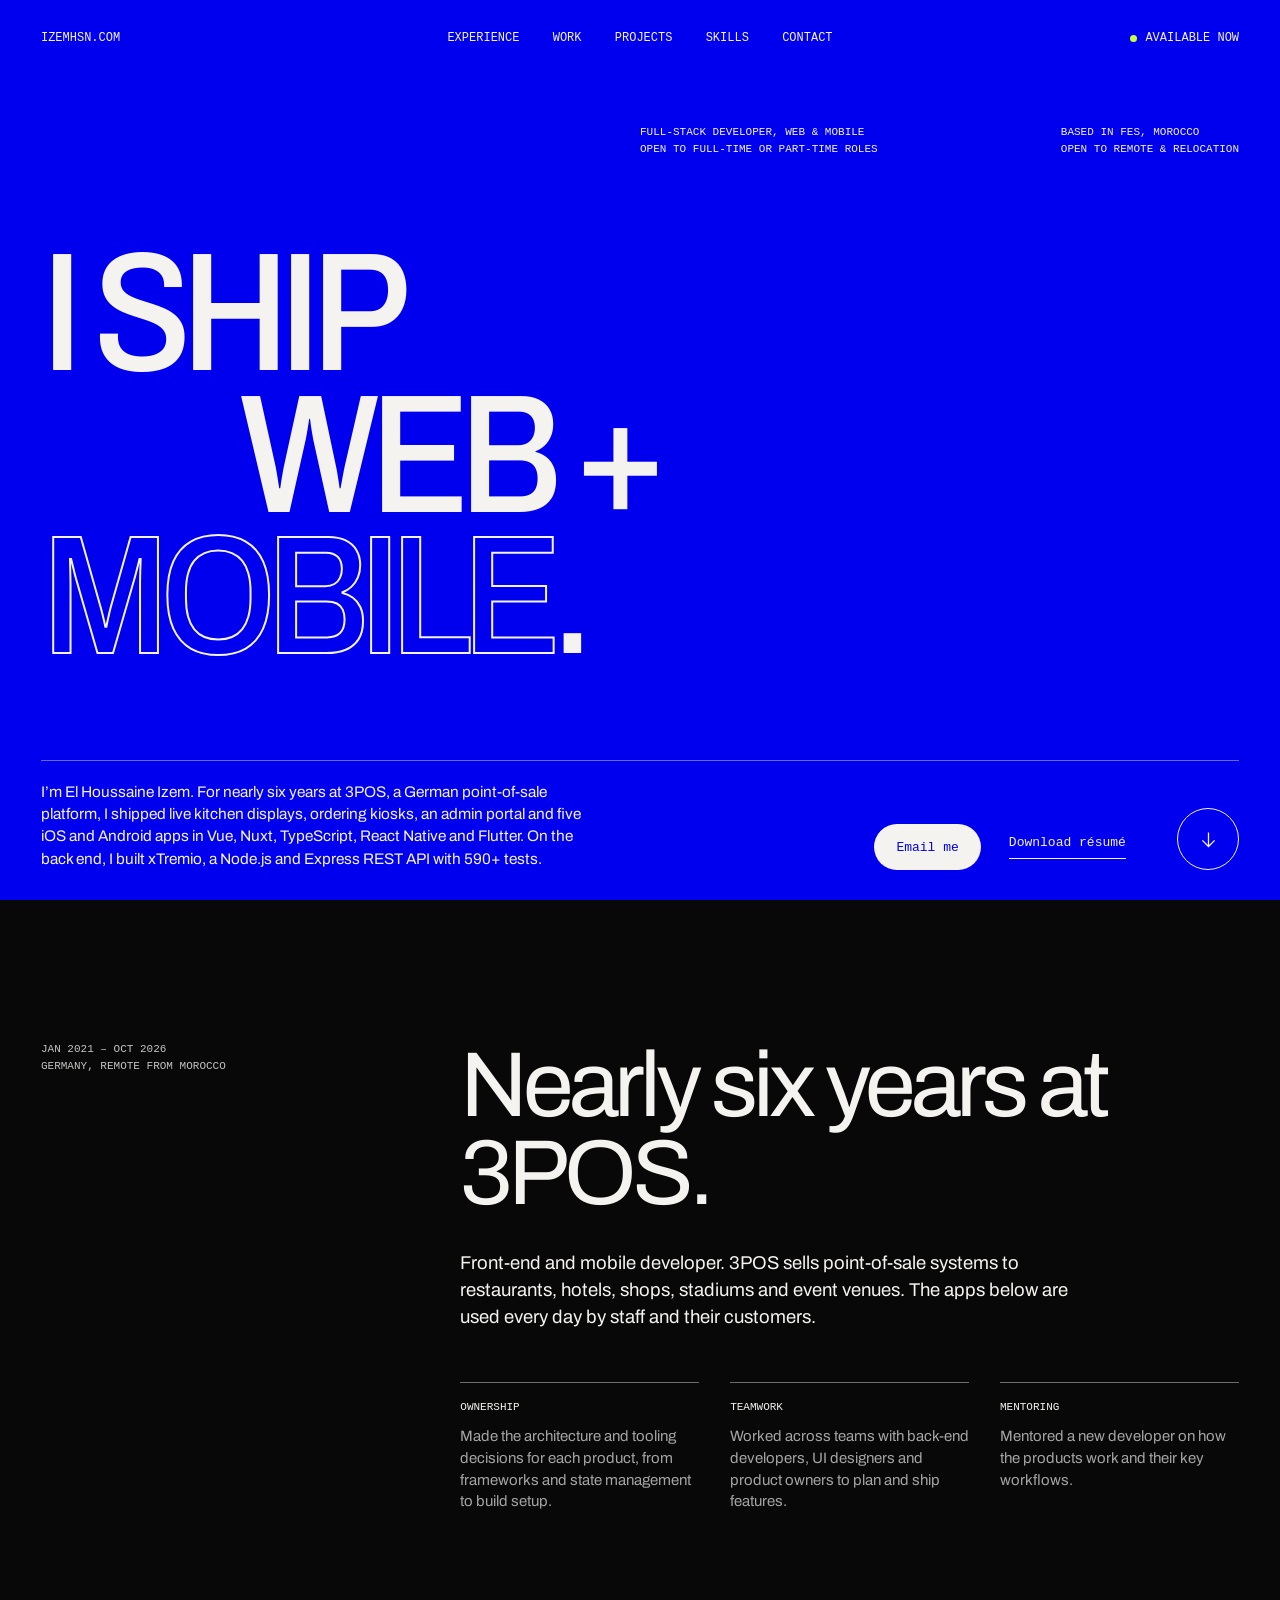
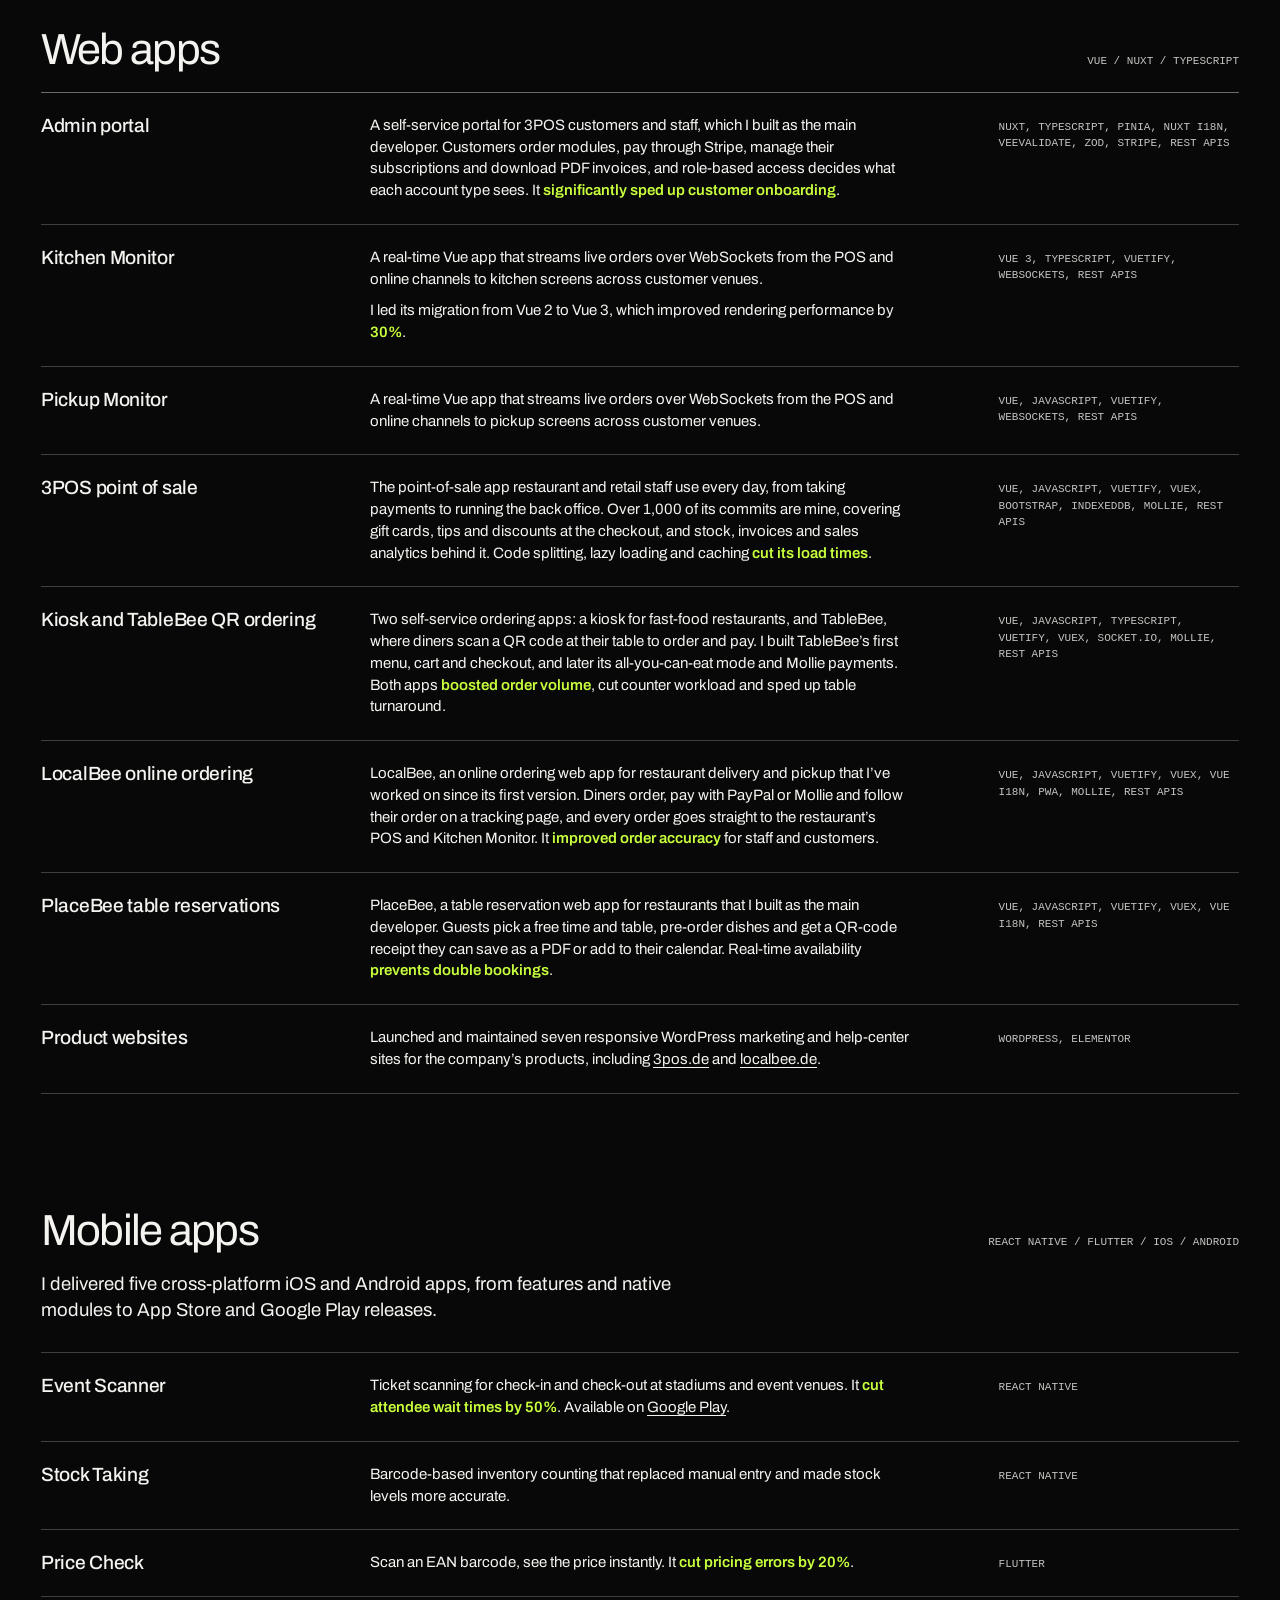
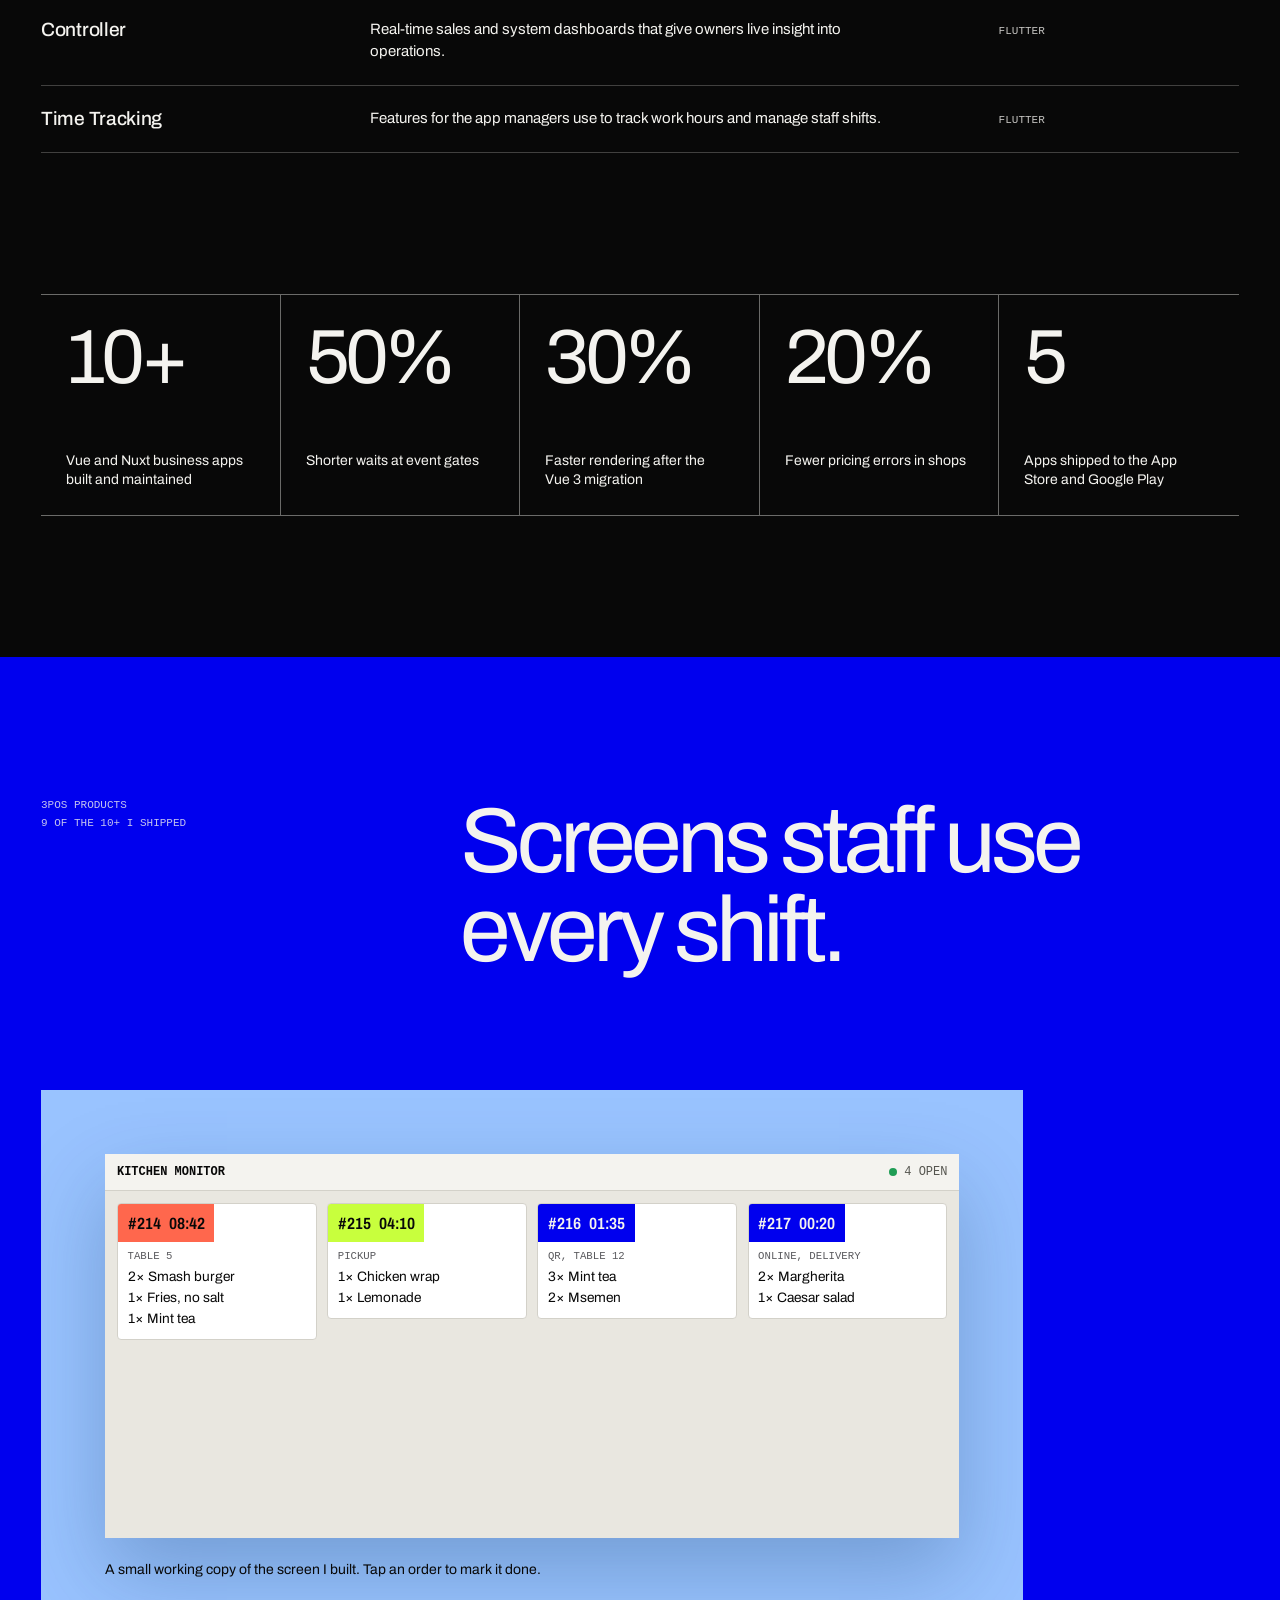
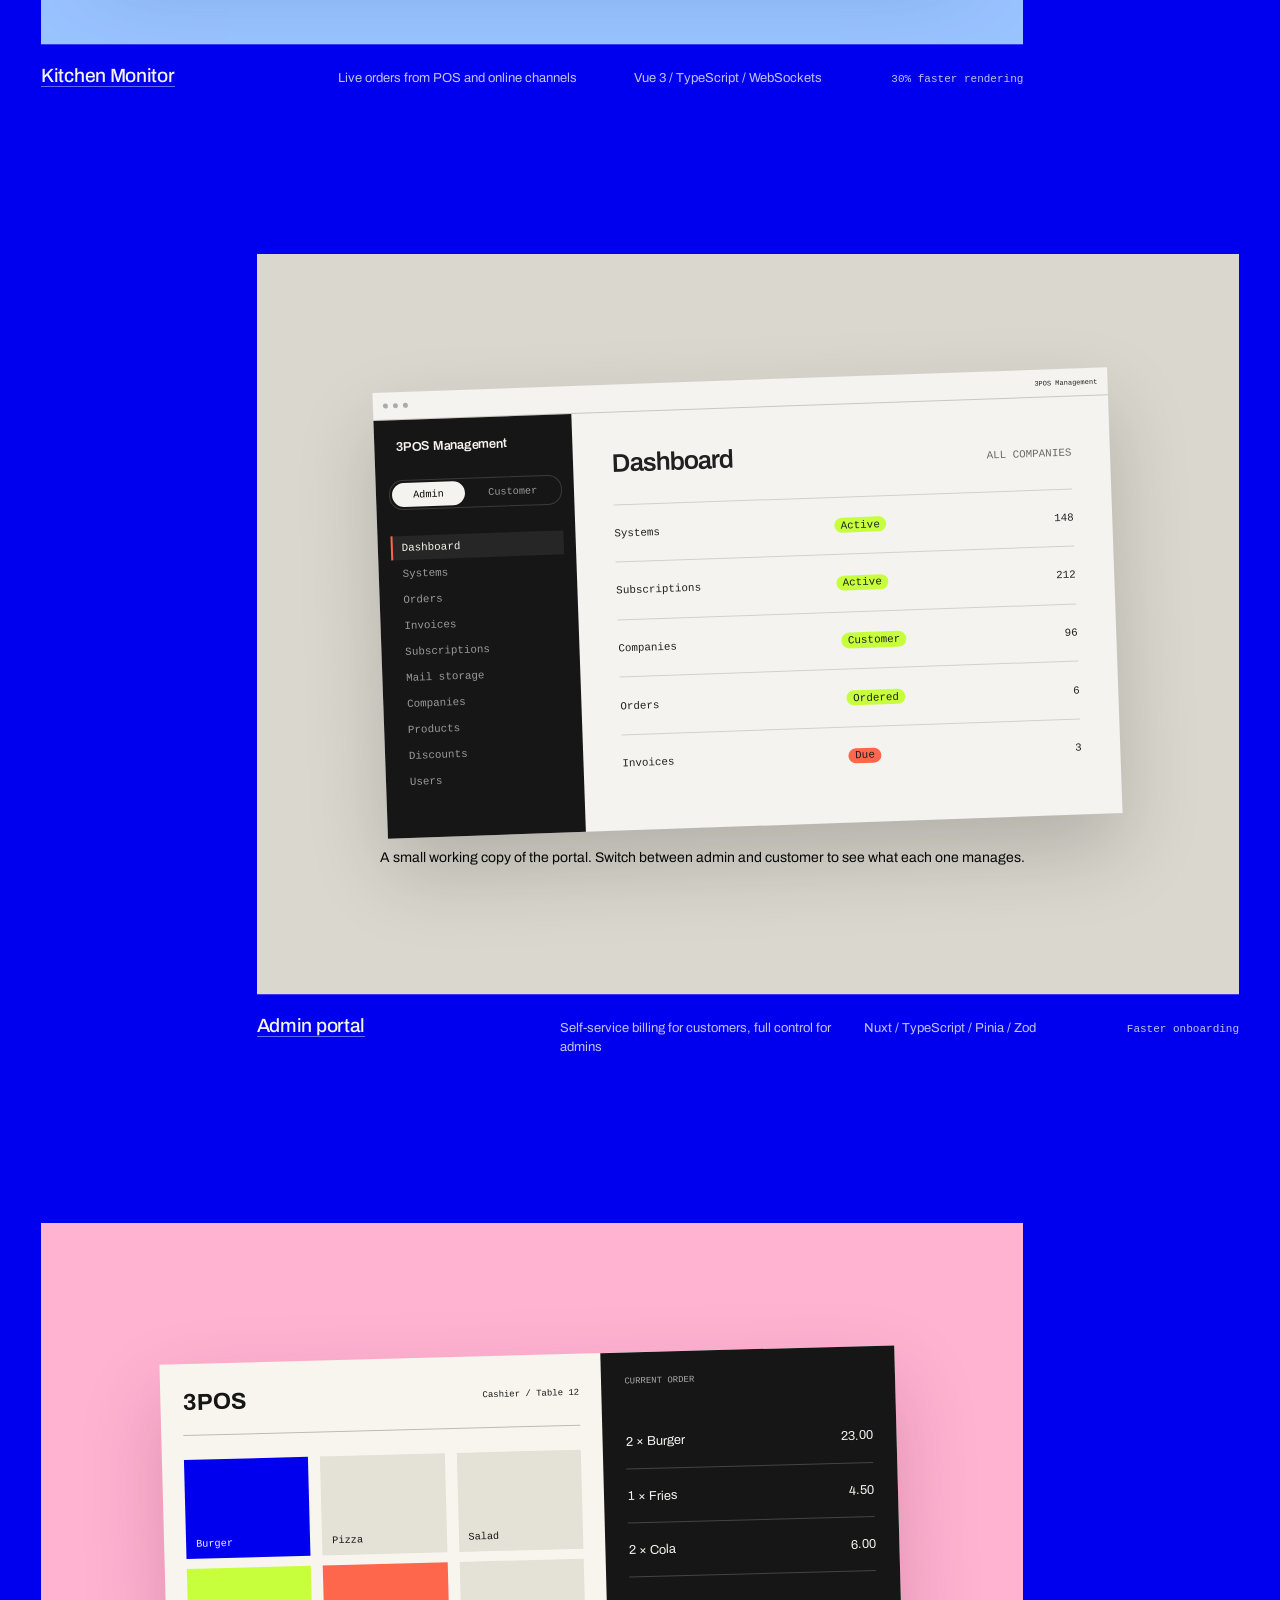
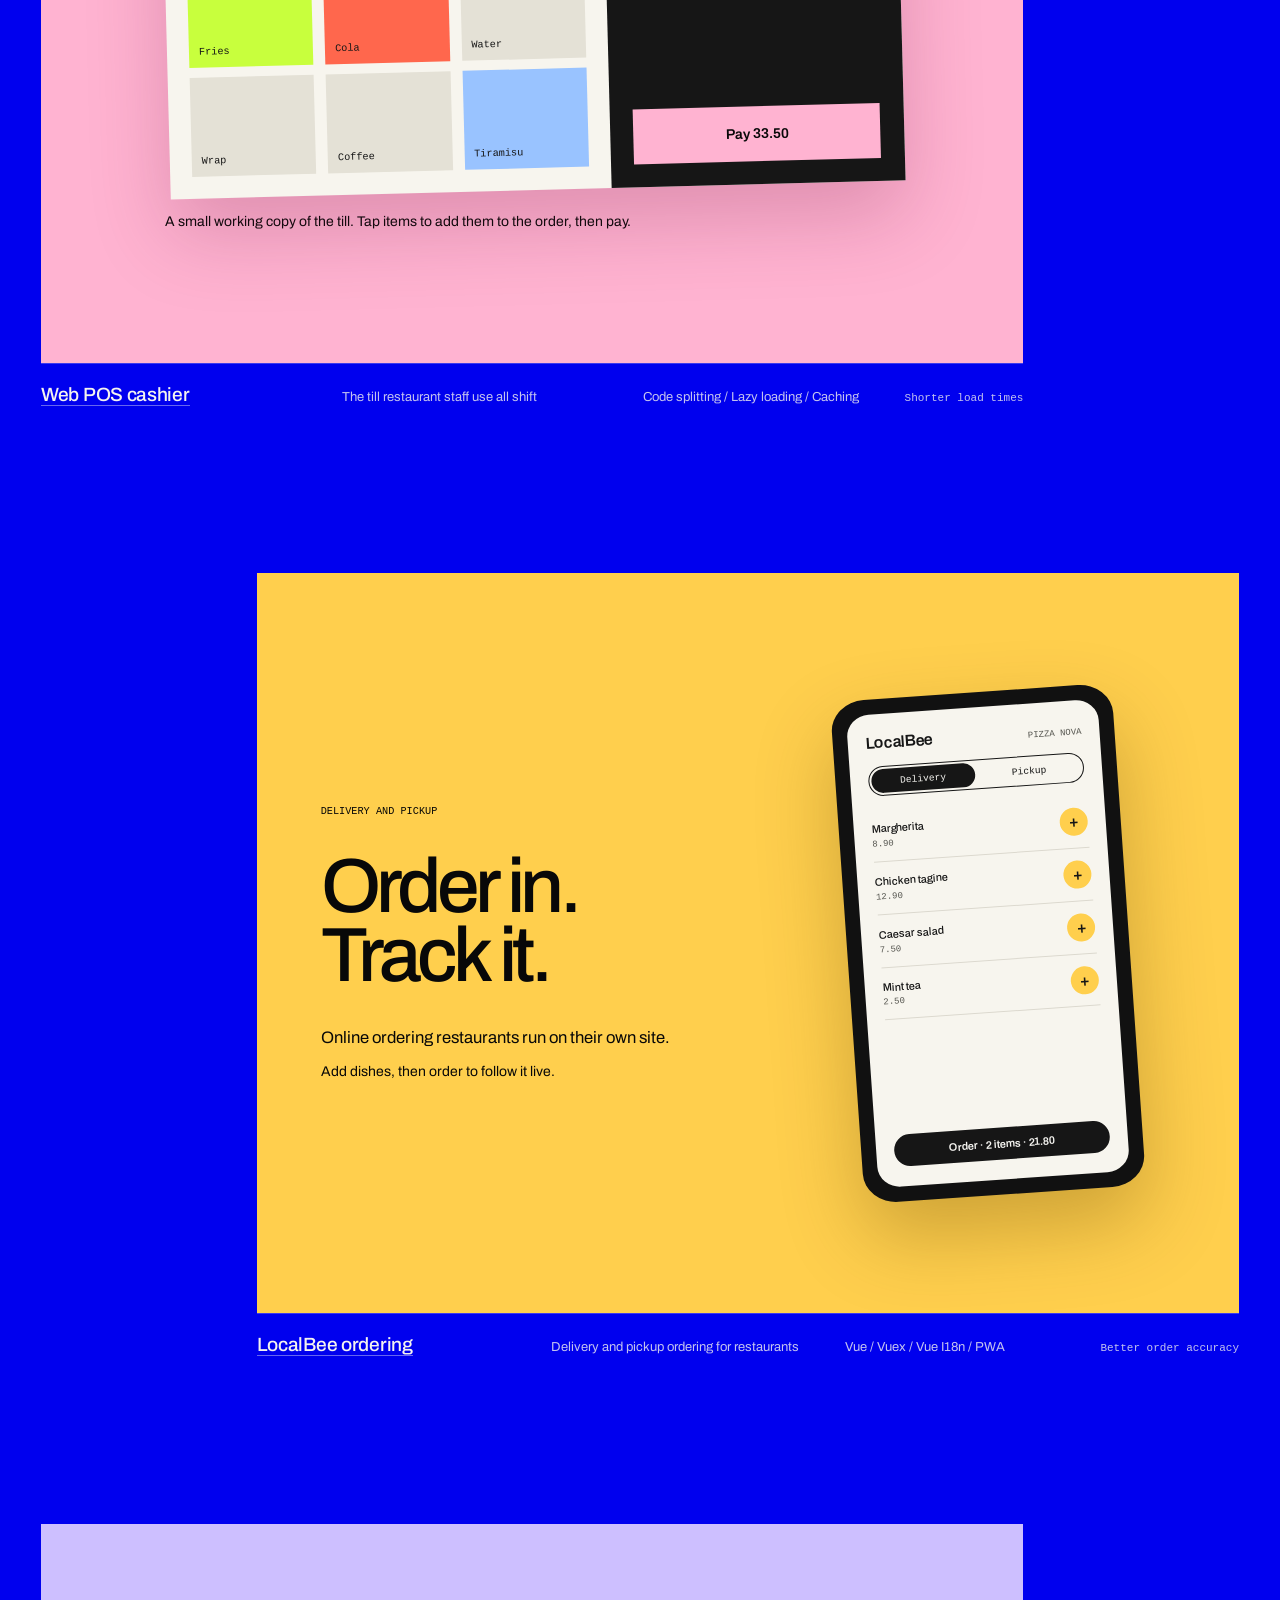
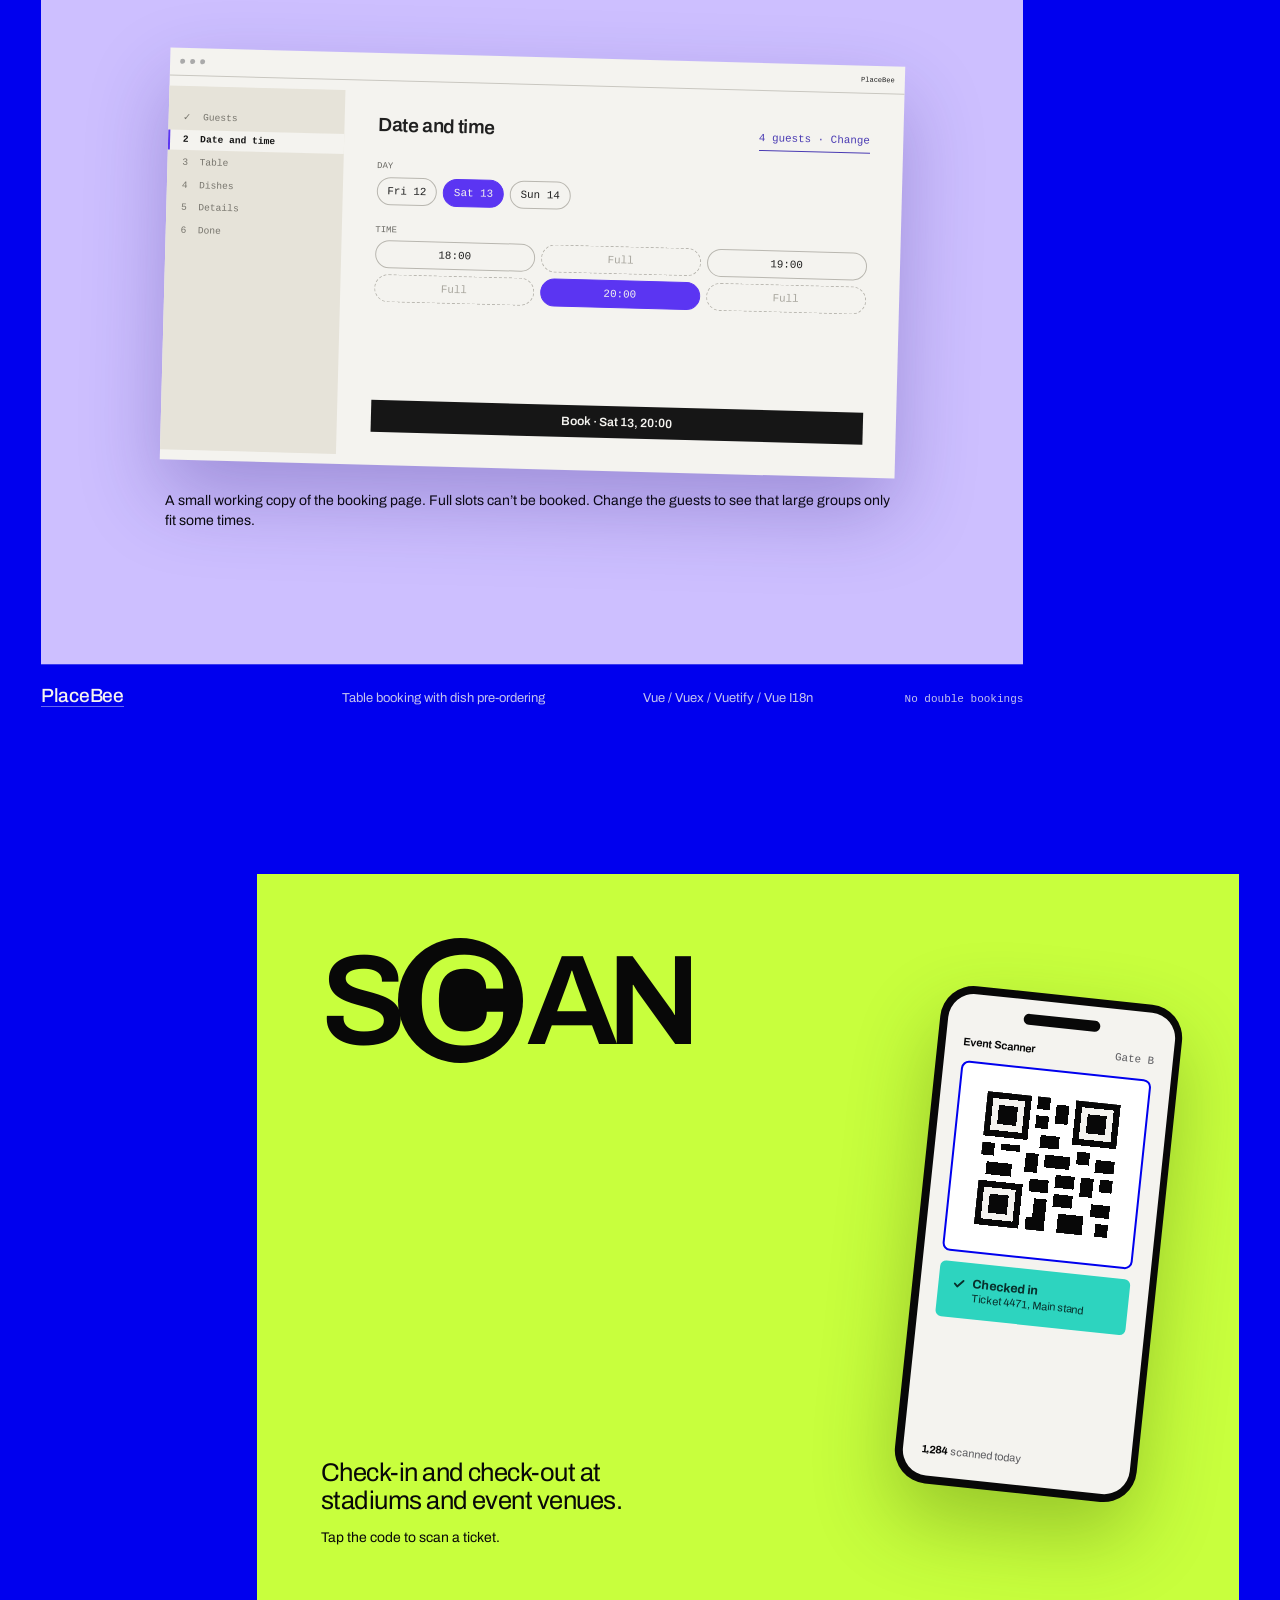
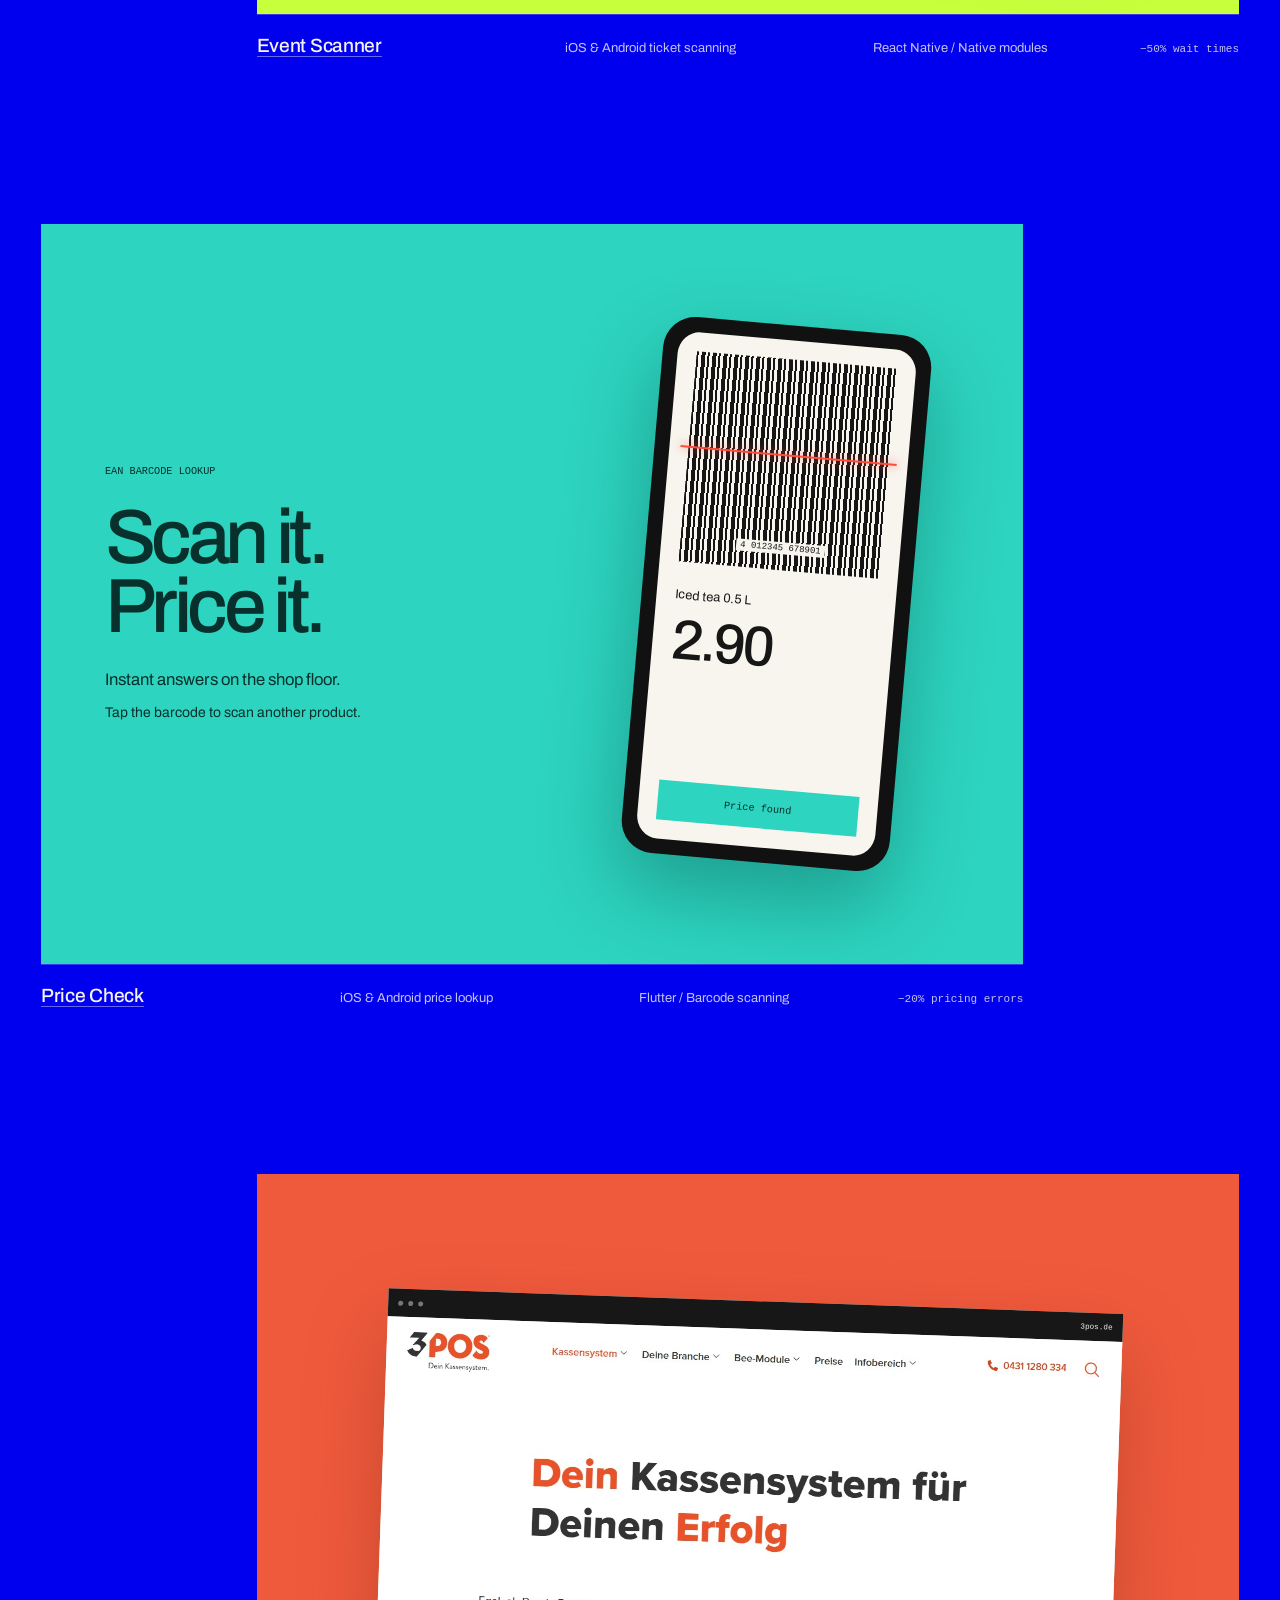
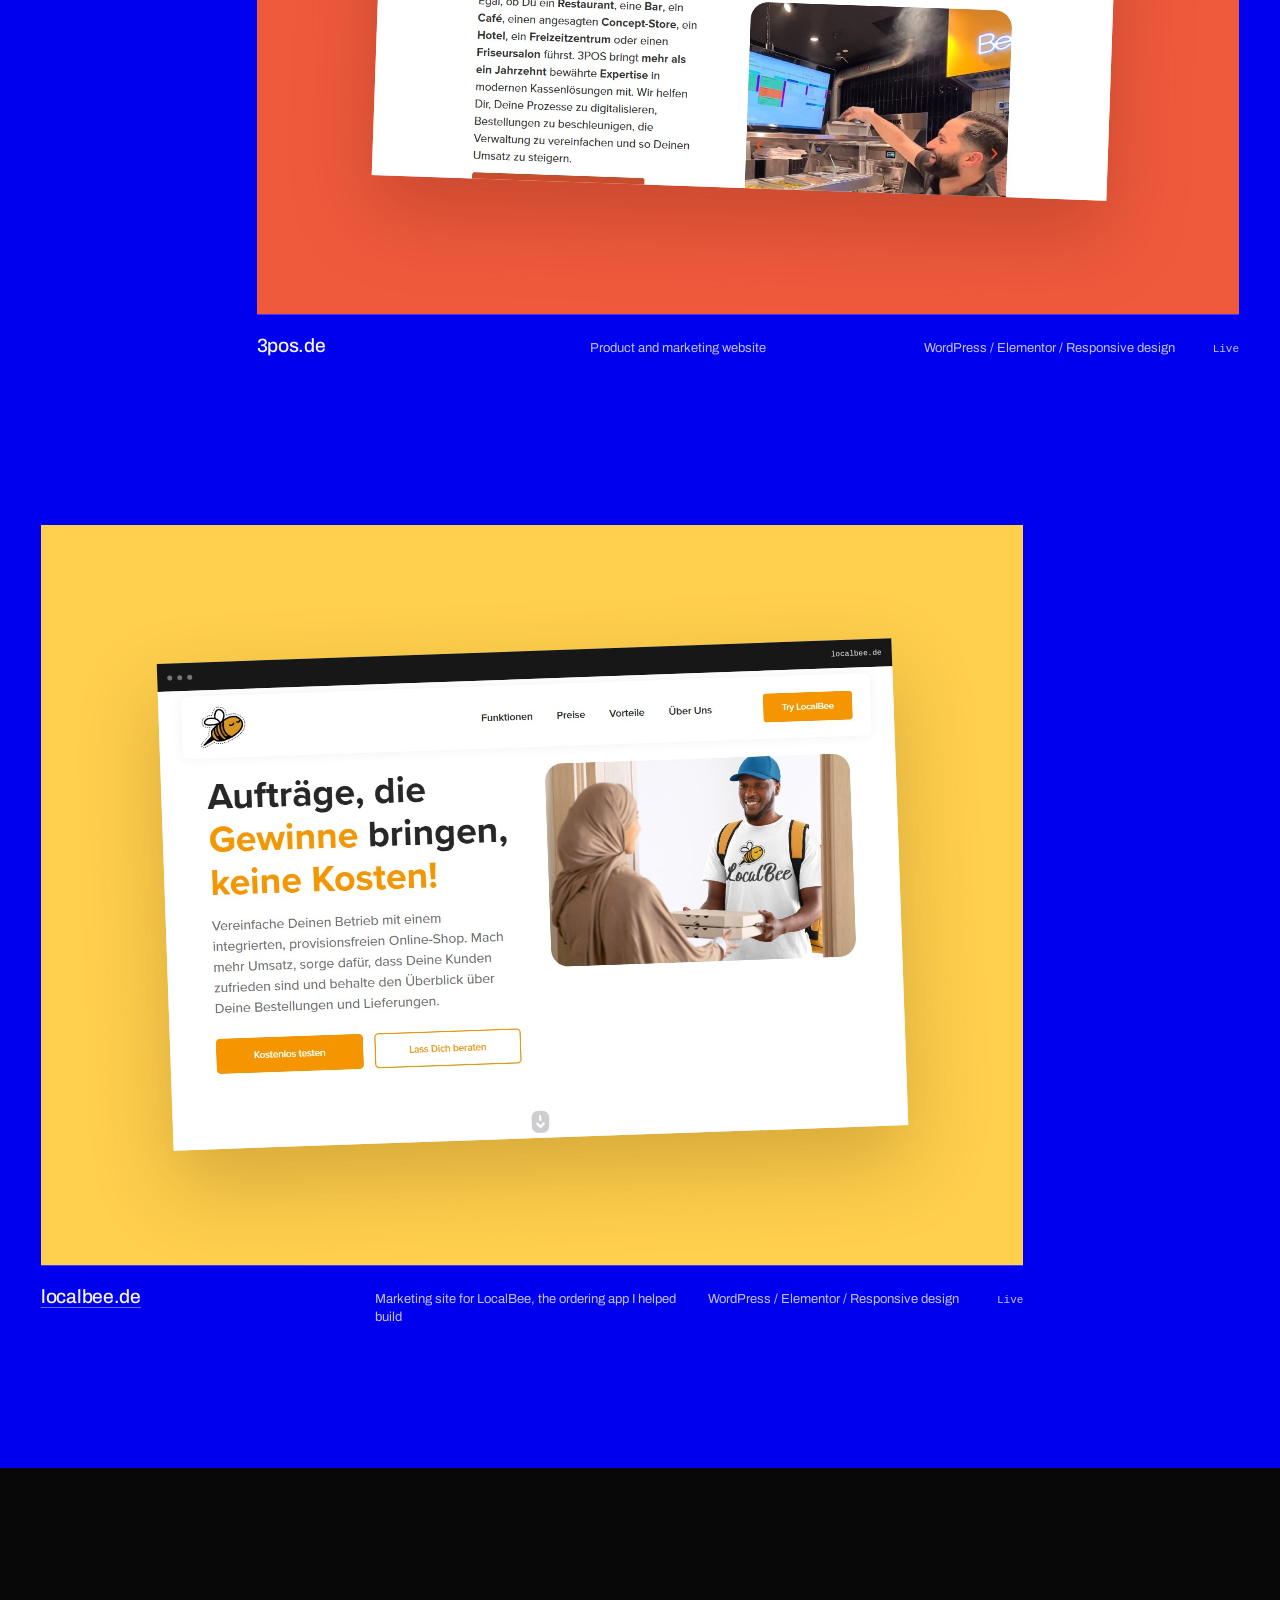
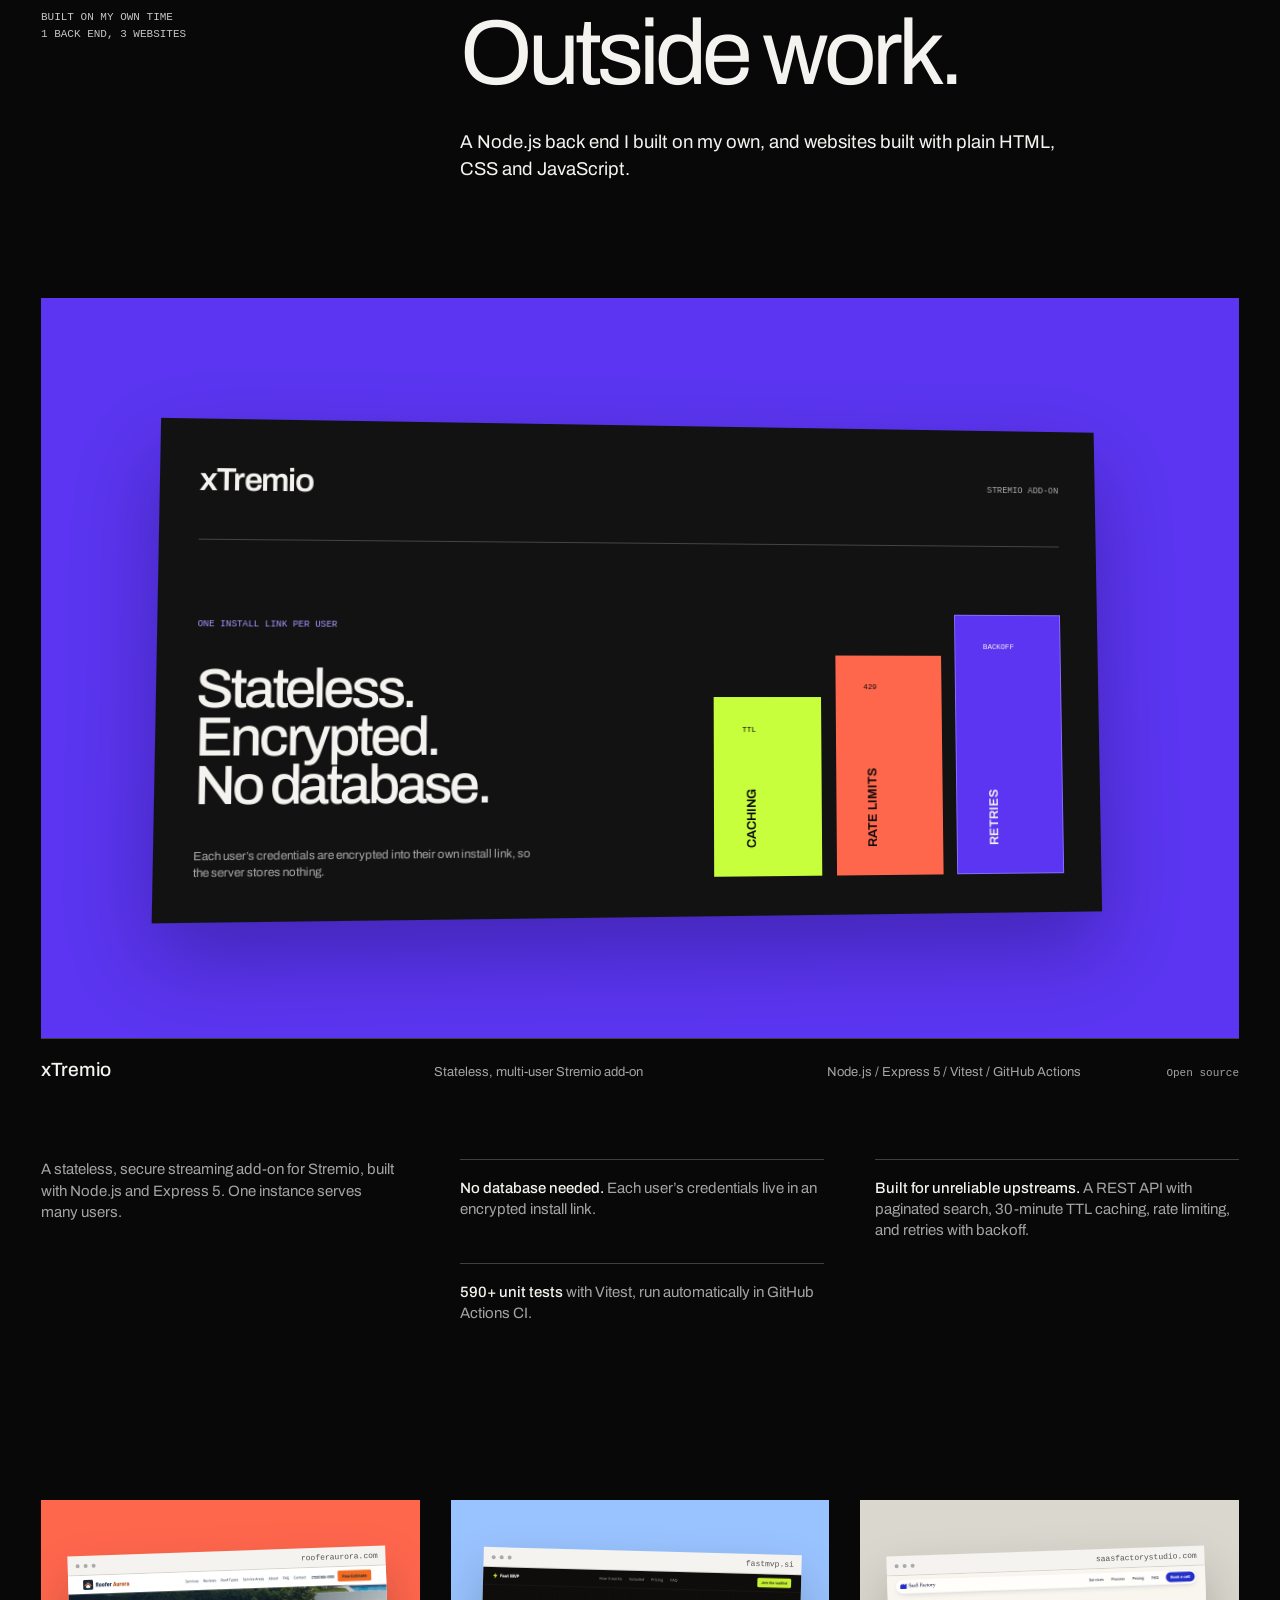
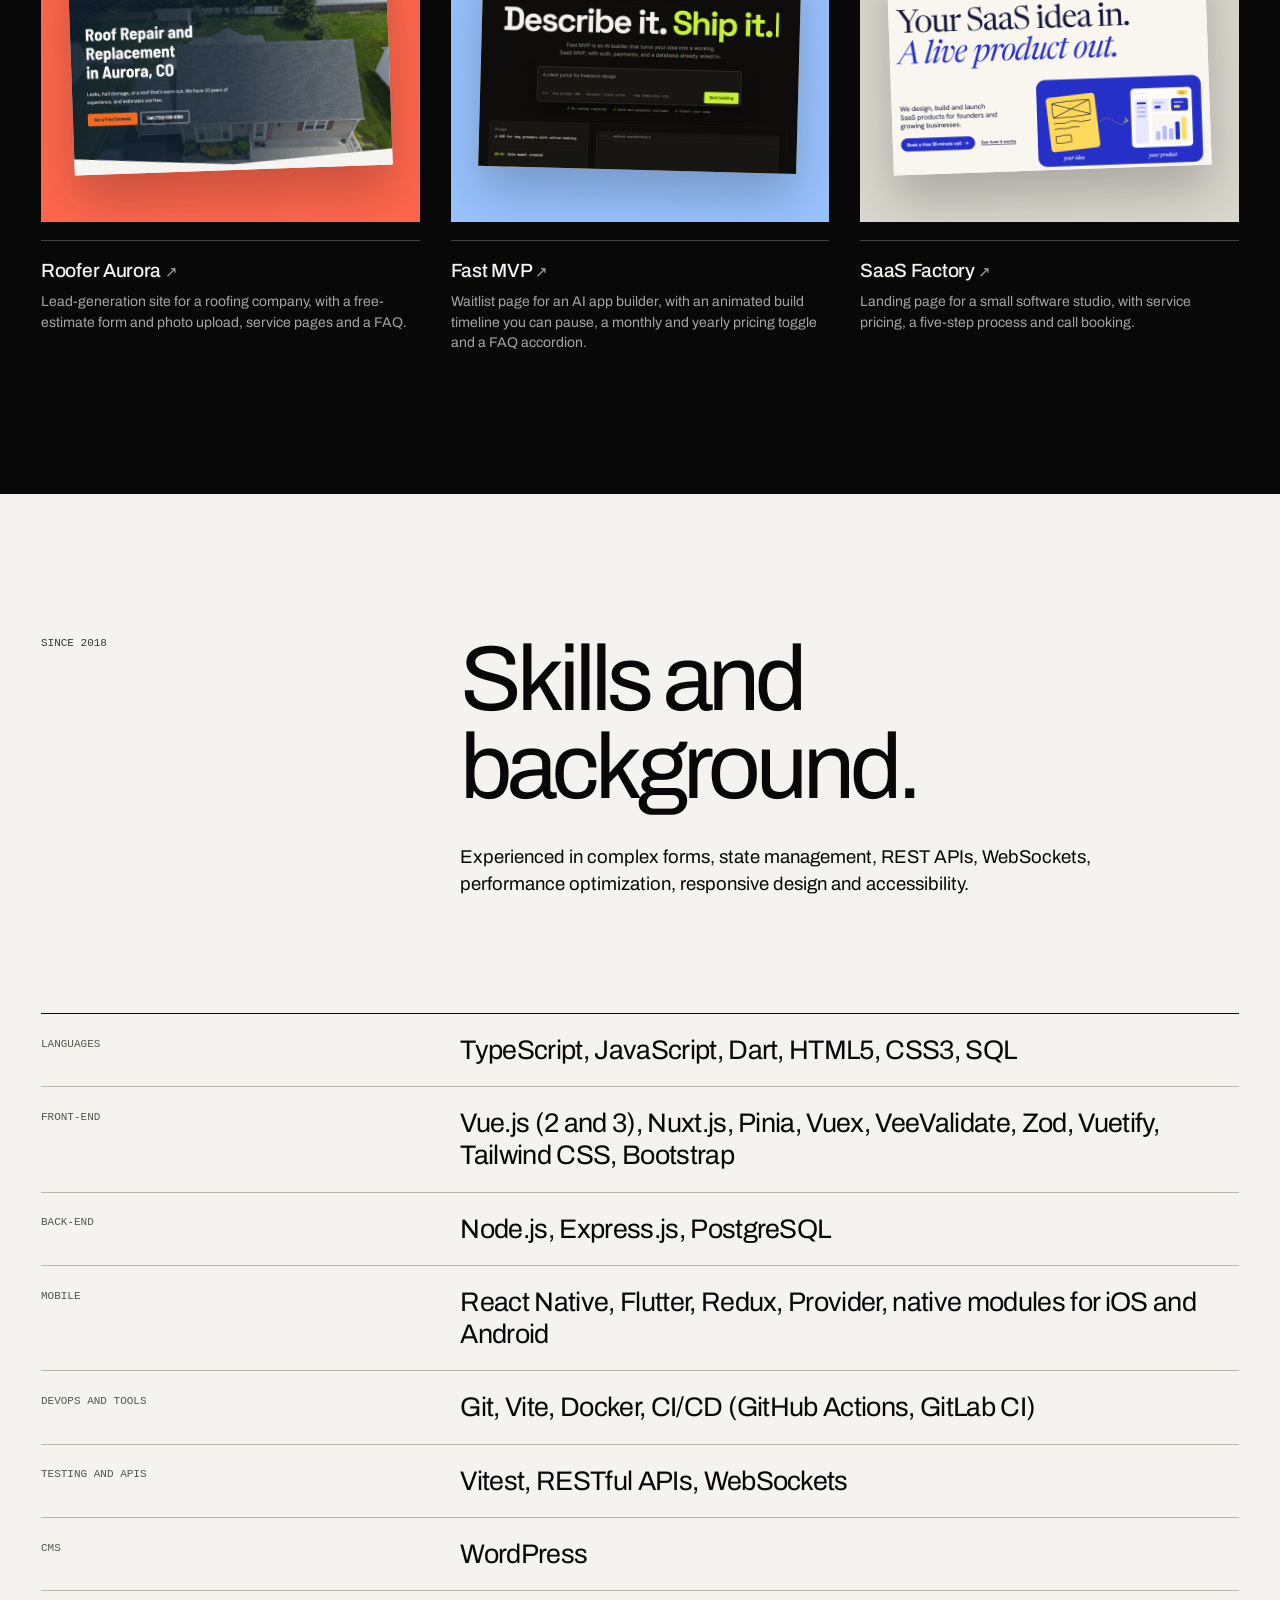
<file: index.html>
<!DOCTYPE html>
<html lang="en">
<head>
  <meta charset="UTF-8">
  <meta name="viewport" content="width=device-width, initial-scale=1.0">
  <title>El Houssaine Izem, full-stack developer</title>
  <meta name="description" content="Full-stack developer, web and mobile, with nearly six years building production apps for a German B2B SaaS point-of-sale platform. TypeScript, Vue.js, Nuxt.js, Node.js, Express.">
  <meta name="author" content="El Houssaine Izem">
  <meta name="robots" content="index, follow">
  <meta name="theme-color" content="#0000ee">
  <meta property="og:type" content="website">
  <meta property="og:locale" content="en_US">
  <meta property="og:title" content="El Houssaine Izem, full-stack developer">
  <meta property="og:description" content="I build the screens restaurants run on: kitchen displays, ordering kiosks, admin portals and iOS and Android apps.">
  <meta property="og:url" content="https://izemhsn.com/">
  <meta property="og:site_name" content="izemhsn.com">
  <meta property="og:image" content="https://izemhsn.com/og-image.png?v=2">
  <meta property="og:image:width" content="1200">
  <meta property="og:image:height" content="630">
  <meta property="og:image:alt" content="El Houssaine Izem, full-stack developer">
  <meta name="twitter:card" content="summary_large_image">
  <meta name="twitter:title" content="El Houssaine Izem, full-stack developer">
  <meta name="twitter:description" content="I build the screens restaurants run on: kitchen displays, ordering kiosks, admin portals and iOS and Android apps.">
  <meta name="twitter:image" content="https://izemhsn.com/og-image.png?v=2">
  <meta name="twitter:image:alt" content="El Houssaine Izem, full-stack developer">
  <link rel="canonical" href="https://izemhsn.com/">
  <link rel="icon" href="favicon.svg" type="image/svg+xml">
  <link rel="apple-touch-icon" href="apple-touch-icon.png">
  <link rel="preload" href="assets/fonts/archivo-v25-latin.woff2" as="font" type="font/woff2" crossorigin>
  <link rel="stylesheet" href="styles.css">
  <script type="application/ld+json">{"@context":"https://schema.org","@type":"Person","name":"El Houssaine Izem","url":"https://izemhsn.com/","email":"mailto:izem.hsn@gmail.com","jobTitle":"Full-stack developer","description":"Full-stack developer, web and mobile, with nearly six years building production apps for a German B2B SaaS point-of-sale platform. TypeScript, Vue.js, Nuxt.js, Node.js, Express.","address":{"@type":"PostalAddress","addressCountry":"MA"},"sameAs":["https://github.com/izemhsn","https://www.linkedin.com/in/izemhsn"],"knowsAbout":["TypeScript","JavaScript","Dart","Vue.js","Nuxt.js","Node.js","Express","React Native","Flutter","PostgreSQL","REST APIs","WebSockets","Vite","Docker"],"knowsLanguage":["Arabic","English","French"],"alumniOf":{"@type":"EducationalOrganization","name":"Specialized Institute of Applied Technology (ISTA) Ifrane"}}</script>
  <script src="script.js" defer></script>
</head>
<body>
  <a class="skip-link" href="#main">Skip to content</a>

  <header class="site-header">
    <a class="brand" href="./">izemhsn.com<span class="sr-only">, home</span></a>

    <button class="menu-toggle" type="button" aria-expanded="false" aria-controls="site-nav">
      <span class="menu-label">Menu</span>
      <span class="menu-icon" aria-hidden="true"><i></i><i></i></span>
    </button>

    <nav class="site-nav" id="site-nav" aria-label="Sections">
      <a href="#experience">Experience</a>
      <a href="#work">Work</a>
      <a href="#projects">Projects</a>
      <a href="#skills">Skills</a>
      <a href="#contact">Contact</a>
    </nav>

    <p class="availability"><span class="status-dot" aria-hidden="true"></span>Available now</p>
  </header>

  <main id="main" tabindex="-1">
    <!-- Hero -->
    <section class="hero" id="top" aria-labelledby="hero-title">
      <div class="hero-meta">
        <p>Full-stack developer, web &amp; mobile<br>Open to full-time or part-time roles</p>
        <p class="hero-where">Based in Fes, Morocco<br>Open to remote &amp; relocation</p>
      </div>

      <h1 id="hero-title" class="hero-title">
        <span class="title-line" aria-hidden="true"><span>I ship</span></span>
        <span class="title-line title-line--offset" aria-hidden="true"><span>web +</span></span>
        <span class="title-line title-line--outline" aria-hidden="true"><span>mobile<b class="title-dot">.</b></span></span>
        <span class="sr-only">I ship web and mobile.</span>
      </h1>

      <div class="hero-bottom">
        <p>I’m El Houssaine Izem. For nearly six years at 3POS, a German point-of-sale platform, I shipped live kitchen displays, ordering kiosks, an admin portal and five iOS and Android apps in Vue, Nuxt, TypeScript, React Native and Flutter. On the back end, I built xTremio, a Node.js and Express REST API with 590+ tests.</p>
        <div class="hero-actions">
          <a href="mailto:izem.hsn@gmail.com">Email me</a>
          <a href="assets/El_Houssaine_IZEM_Full-Stack_Developer_Resume.pdf?v=2" download>Download résumé</a>
        </div>
        <a class="round-link" href="#experience" aria-label="Jump to experience">
          <svg viewBox="0 0 24 24" aria-hidden="true"><path d="M12 4v16M5 13l7 7 7-7"/></svg>
        </a>
      </div>
    </section>

    <!-- Experience -->
    <section class="experience section" id="experience" aria-labelledby="experience-title">
      <div class="section-heading">
        <p class="section-meta">Jan 2021 – Oct 2026<br>Germany, remote from Morocco</p>
        <div>
          <h2 id="experience-title">Nearly six years at 3POS.</h2>
          <p class="section-lede">Front-end and mobile developer. 3POS sells point-of-sale systems to restaurants, hotels, shops, stadiums and event venues. The apps below are used every day by staff and their customers.</p>
          <ul class="lede-points" role="list">
            <li><span>Ownership</span>Made the architecture and tooling decisions for each product, from frameworks and state management to build setup.</li>
            <li><span>Teamwork</span>Worked across teams with back-end developers, UI designers and product owners to plan and ship features.</li>
            <li><span>Mentoring</span>Mentored a new developer on how the products work and their key workflows.</li>
          </ul>
        </div>
      </div>

      <div class="experience-group">
        <div class="group-heading">
          <h3>Web apps</h3>
          <p>Vue / Nuxt / TypeScript</p>
        </div>
        <ul class="rows" role="list">
          <li class="row" id="admin-portal">
            <h4>Admin portal</h4>
            <div class="row-body"><p>A self-service portal for 3POS customers and staff, which I built as the main developer. Customers order modules, pay through Stripe, manage their subscriptions and download PDF invoices, and role-based access decides what each account type sees. It <strong>significantly sped up customer onboarding</strong>.</p></div>
            <p class="row-stack">Nuxt, TypeScript, Pinia, Nuxt i18n, VeeValidate, Zod, Stripe, REST APIs</p>
          </li>
          <li class="row" id="kitchen-monitor">
            <h4>Kitchen Monitor</h4>
            <div class="row-body">
              <p>A real-time Vue app that streams live orders over WebSockets from the POS and online channels to kitchen screens across customer venues.</p>
              <p>I led its migration from Vue 2 to Vue 3, which improved rendering performance by <strong>30%</strong>.</p>
            </div>
            <p class="row-stack">Vue 3, TypeScript, Vuetify, WebSockets, REST APIs</p>
          </li>
          <li class="row" id="pickup-monitor">
            <h4>Pickup Monitor</h4>
            <div class="row-body"><p>A real-time Vue app that streams live orders over WebSockets from the POS and online channels to pickup screens across customer venues.</p></div>
            <p class="row-stack">Vue, JavaScript, Vuetify, WebSockets, REST APIs</p>
          </li>
          <li class="row" id="cashier">
            <h4>3POS point of sale</h4>
            <div class="row-body"><p>The point-of-sale app restaurant and retail staff use every day, from taking payments to running the back office. Over 1,000 of its commits are mine, covering gift cards, tips and discounts at the checkout, and stock, invoices and sales analytics behind it. Code splitting, lazy loading and caching <strong>cut its load times</strong>.</p></div>
            <p class="row-stack">Vue, JavaScript, Vuetify, Vuex, Bootstrap, IndexedDB, Mollie, REST APIs</p>
          </li>
          <li class="row" id="ordering">
            <h4>Kiosk and TableBee QR ordering</h4>
            <div class="row-body"><p>Two self-service ordering apps: a kiosk for fast-food restaurants, and TableBee, where diners scan a QR code at their table to order and pay. I built TableBee’s first menu, cart and checkout, and later its all-you-can-eat mode and Mollie payments. Both apps <strong>boosted order volume</strong>, cut counter workload and sped up table turnaround.</p></div>
            <p class="row-stack">Vue, JavaScript, TypeScript, Vuetify, Vuex, Socket.IO, Mollie, REST APIs</p>
          </li>
          <li class="row" id="online-ordering">
            <h4>LocalBee online ordering</h4>
            <div class="row-body"><p>LocalBee, an online ordering web app for restaurant delivery and pickup that I’ve worked on since its first version. Diners order, pay with PayPal or Mollie and follow their order on a tracking page, and every order goes straight to the restaurant’s POS and Kitchen Monitor. It <strong>improved order accuracy</strong> for staff and customers.</p></div>
            <p class="row-stack">Vue, JavaScript, Vuetify, Vuex, Vue I18n, PWA, Mollie, REST APIs</p>
          </li>
          <li class="row" id="reservations">
            <h4>PlaceBee table reservations</h4>
            <div class="row-body"><p>PlaceBee, a table reservation web app for restaurants that I built as the main developer. Guests pick a free time and table, pre-order dishes and get a QR-code receipt they can save as a PDF or add to their calendar. Real-time availability <strong>prevents double bookings</strong>.</p></div>
            <p class="row-stack">Vue, JavaScript, Vuetify, Vuex, Vue I18n, REST APIs</p>
          </li>
          <li class="row" id="wordpress">
            <h4>Product websites</h4>
            <div class="row-body"><p>Launched and maintained seven responsive WordPress marketing and help-center sites for the company’s products, including <a href="https://www.3pos.de/">3pos.de</a> and <a href="https://www.localbee.de/">localbee.de</a>.</p></div>
            <p class="row-stack">WordPress, Elementor</p>
          </li>
        </ul>
      </div>

      <div class="experience-group">
        <div class="group-heading">
          <h3>Mobile apps</h3>
          <p>React Native / Flutter / iOS / Android</p>
        </div>
        <p class="group-note">I delivered five cross-platform iOS and Android apps, from features and native modules to App Store and Google Play releases.</p>
        <ul class="rows" role="list">
          <li class="row" id="event-scanner">
            <h4>Event Scanner</h4>
            <div class="row-body"><p>Ticket scanning for check-in and check-out at stadiums and event venues. It <strong>cut attendee wait times by 50%</strong>. Available on <a href="https://play.google.com/store/apps/details?id=com.eventbeescanner">Google Play</a>.</p></div>
            <p class="row-stack">React Native</p>
          </li>
          <li class="row" id="stock-taking">
            <h4>Stock Taking</h4>
            <div class="row-body"><p>Barcode-based inventory counting that replaced manual entry and made stock levels more accurate.</p></div>
            <p class="row-stack">React Native</p>
          </li>
          <li class="row" id="price-check">
            <h4>Price Check</h4>
            <div class="row-body"><p>Scan an EAN barcode, see the price instantly. It <strong>cut pricing errors by 20%</strong>.</p></div>
            <p class="row-stack">Flutter</p>
          </li>
          <li class="row" id="controller">
            <h4>Controller</h4>
            <div class="row-body"><p>Real-time sales and system dashboards that give owners live insight into operations.</p></div>
            <p class="row-stack">Flutter</p>
          </li>
          <li class="row" id="time-tracking">
            <h4>Time Tracking</h4>
            <div class="row-body"><p>Features for the app managers use to track work hours and manage staff shifts.</p></div>
            <p class="row-stack">Flutter</p>
          </li>
        </ul>
      </div>

      <ul class="impact-grid" role="list" aria-label="Measured results">
        <li><strong>10+</strong><span>Vue and Nuxt business apps built and maintained</span></li>
        <li><strong>50%</strong><span>Shorter waits at event gates</span></li>
        <li><strong>30%</strong><span>Faster rendering after the Vue 3 migration</span></li>
        <li><strong>20%</strong><span>Fewer pricing errors in shops</span></li>
        <li><strong>5</strong><span>Apps shipped to the App Store and Google Play</span></li>
      </ul>
    </section>

    <!-- Selected work -->
    <section class="work section" id="work" aria-labelledby="work-title">
      <div class="section-heading">
        <p class="section-meta">3POS products<br>9 of the 10+ I shipped</p>
        <h2 id="work-title">Screens staff use<br>every shift.</h2>
      </div>

      <div class="projects">
        <!-- 1. Kitchen Monitor: a working demo, not a link -->
        <article class="project project--live" aria-labelledby="p-kds">
          <div class="project-visual project-visual--kds">
            <div class="tablet">
              <section class="kds" aria-label="Kitchen Monitor demo">
                <div class="kds-bar">
                  <span class="kds-name">Kitchen Monitor</span>
                  <span class="kds-meta">
                    <span class="kds-live"><span class="live-dot" aria-hidden="true"></span><span class="kds-open">4 open</span></span>
                  </span>
                </div>
                <ul class="kds-orders" role="list">
                  <li class="order" data-state="late"><button type="button" class="order-btn"><span class="order-head"><span>#214</span><span class="order-time">08:42</span></span><span class="order-where">Table 5</span><span class="order-items"><span>2× Smash burger</span><span>1× Fries, no salt</span><span>1× Mint tea</span></span></button></li>
                  <li class="order" data-state="cooking"><button type="button" class="order-btn"><span class="order-head"><span>#215</span><span class="order-time">04:10</span></span><span class="order-where">Pickup</span><span class="order-items"><span>1× Chicken wrap</span><span>1× Lemonade</span></span></button></li>
                  <li class="order" data-state="new"><button type="button" class="order-btn"><span class="order-head"><span>#216</span><span class="order-time">01:35</span></span><span class="order-where">QR, table 12</span><span class="order-items"><span>3× Mint tea</span><span>2× Msemen</span></span></button></li>
                  <li class="order" data-state="new"><button type="button" class="order-btn"><span class="order-head"><span>#217</span><span class="order-time">00:20</span></span><span class="order-where">Online, delivery</span><span class="order-items"><span>2× Margherita</span><span>1× Caesar salad</span></span></button></li>
                </ul>
              </section>
            </div>
            <p class="kds-hint">A small working copy of the screen I built. Tap an order to mark it done.</p>
            <p class="sr-only kds-status" aria-live="polite"></p>
          </div>
          <div class="project-info">
            <h3 id="p-kds"><a href="#kitchen-monitor">Kitchen Monitor</a></h3>
            <p>Live orders from POS and online channels</p>
            <p>Vue 3 / TypeScript / WebSockets</p>
            <span>30% faster rendering</span>
          </div>
        </article>

        <!-- 2. Admin portal: a working demo, tabs switch the table -->
        <article class="project project--live" aria-labelledby="p-admin">
          <div class="project-visual project-visual--admin">
            <div class="browser-frame">
              <div class="browser-bar" aria-hidden="true"><span></span><span></span><span></span><b>3POS Management</b></div>
              <div class="admin-ui">
                <div class="admin-side">
                  <span class="admin-brand" aria-hidden="true">3POS Management</span>
                  <!-- As in the real portal, the role decides which sections the sidebar shows. -->
                  <div class="admin-role" role="group" aria-label="View the portal as">
                    <button type="button" aria-pressed="true" data-role="admin">Admin</button>
                    <button type="button" aria-pressed="false" data-role="customer">Customer</button>
                  </div>
                  <div class="admin-tabs" role="tablist" aria-label="Admin portal demo" aria-orientation="vertical">
                    <button type="button" role="tab" id="admin-tab-dashboard" aria-controls="admin-rows" aria-selected="true" data-tab="dashboard" data-roles="admin customer">Dashboard</button>
                    <button type="button" role="tab" id="admin-tab-systems" aria-controls="admin-rows" aria-selected="false" tabindex="-1" data-tab="systems" data-roles="admin customer">Systems</button>
                    <button type="button" role="tab" id="admin-tab-orders" aria-controls="admin-rows" aria-selected="false" tabindex="-1" data-tab="orders" data-roles="admin customer">Orders</button>
                    <button type="button" role="tab" id="admin-tab-invoices" aria-controls="admin-rows" aria-selected="false" tabindex="-1" data-tab="invoices" data-roles="admin customer">Invoices</button>
                    <button type="button" role="tab" id="admin-tab-subscriptions" aria-controls="admin-rows" aria-selected="false" tabindex="-1" data-tab="subscriptions" data-roles="admin customer">Subscriptions</button>
                    <button type="button" role="tab" id="admin-tab-mail-storage" aria-controls="admin-rows" aria-selected="false" tabindex="-1" data-tab="mail-storage" data-roles="admin">Mail storage</button>
                    <button type="button" role="tab" id="admin-tab-companies" aria-controls="admin-rows" aria-selected="false" tabindex="-1" data-tab="companies" data-roles="admin">Companies</button>
                    <button type="button" role="tab" id="admin-tab-products" aria-controls="admin-rows" aria-selected="false" tabindex="-1" data-tab="products" data-roles="admin">Products</button>
                    <button type="button" role="tab" id="admin-tab-discounts" aria-controls="admin-rows" aria-selected="false" tabindex="-1" data-tab="discounts" data-roles="admin">Discounts</button>
                    <button type="button" role="tab" id="admin-tab-users" aria-controls="admin-rows" aria-selected="false" tabindex="-1" data-tab="users" data-roles="admin customer">Users</button>
                  </div>
                </div>
                <div class="admin-table">
                  <div class="admin-head" aria-hidden="true"><strong class="admin-title">Dashboard</strong><small class="admin-scope">All companies</small></div>
                  <div class="admin-rows" id="admin-rows" role="tabpanel" aria-labelledby="admin-tab-dashboard">
                    <p><span>Systems</span><span>Active</span><b>148</b></p>
                    <p><span>Subscriptions</span><span>Active</span><b>212</b></p>
                    <p><span>Companies</span><span>Customer</span><b>96</b></p>
                    <p><span>Orders</span><span>Ordered</span><b>6</b></p>
                    <p><span>Invoices</span><span class="is-warn">Due</span><b>3</b></p>
                  </div>
                </div>
              </div>
            </div>
            <p class="demo-hint">A small working copy of the portal. Switch between admin and customer to see what each one manages.</p>
          </div>
          <div class="project-info">
            <h3 id="p-admin"><a href="#admin-portal">Admin portal</a></h3>
            <p>Self-service billing for customers, full control for admins</p>
            <p>Nuxt / TypeScript / Pinia / Zod</p>
            <span>Faster onboarding</span>
          </div>
        </article>

        <!-- 3. Web POS cashier: a working demo, tap items to build an order, then pay -->
        <article class="project project--live" aria-labelledby="p-pos">
          <div class="project-visual project-visual--pos">
            <div class="cashier-frame">
              <div class="cashier-menu">
                <div class="cashier-top" aria-hidden="true"><b>3POS</b><span>Cashier / Table 12</span></div>
                <div class="cashier-items" role="group" aria-label="Menu items">
                  <button type="button" data-name="Burger" data-price="11.50">Burger</button>
                  <button type="button" data-name="Pizza" data-price="9.90">Pizza</button>
                  <button type="button" data-name="Salad" data-price="8.50">Salad</button>
                  <button type="button" data-name="Fries" data-price="4.50">Fries</button>
                  <button type="button" data-name="Cola" data-price="3.00">Cola</button>
                  <button type="button" data-name="Water" data-price="2.00">Water</button>
                  <button type="button" data-name="Wrap" data-price="8.00">Wrap</button>
                  <button type="button" data-name="Coffee" data-price="2.80">Coffee</button>
                  <button type="button" data-name="Tiramisu" data-price="4.50">Tiramisu</button>
                </div>
              </div>
              <div class="cashier-ticket">
                <small id="cashier-ticket-title">Current order</small>
                <ul class="cashier-lines" role="list" aria-labelledby="cashier-ticket-title">
                  <li><span>2 × Burger</span><b>23.00</b></li>
                  <li><span>1 × Fries</span><b>4.50</b></li>
                  <li><span>2 × Cola</span><b>6.00</b></li>
                </ul>
                <button type="button" class="cashier-pay">Pay 33.50</button>
              </div>
            </div>
            <p class="demo-hint">A small working copy of the till. Tap items to add them to the order, then pay.</p>
            <p class="sr-only cashier-status" aria-live="polite"></p>
          </div>
          <div class="project-info">
            <h3 id="p-pos"><a href="#cashier">Web POS cashier</a></h3>
            <p>The till restaurant staff use all shift</p>
            <p>Code splitting / Lazy loading / Caching</p>
            <span>Shorter load times</span>
          </div>
        </article>

        <!-- 4. LocalBee ordering: a working demo, add dishes, order, then follow the order -->
        <article class="project project--live" aria-labelledby="p-lbapp">
          <div class="project-visual project-visual--lbapp">
            <div class="lb-copy">
              <small aria-hidden="true">Delivery and pickup</small>
              <strong aria-hidden="true">Order in.<br>Track it.</strong>
              <span>Online ordering restaurants run on their own site. <span class="demo-hint">Add dishes, then order to follow it live.</span></span>
            </div>
            <div class="lb-phone">
              <section class="lb-screen" aria-label="LocalBee ordering demo">
                <p class="lb-top" aria-hidden="true"><b>LocalBee</b><span>Pizza Nova</span></p>
                <div class="lb-menu">
                  <div class="lb-mode" role="group" aria-label="Order type">
                    <button type="button" aria-pressed="true" data-mode="delivery">Delivery</button>
                    <button type="button" aria-pressed="false" data-mode="pickup">Pickup</button>
                  </div>
                  <ul class="lb-items" role="list">
                    <li><span><b>Margherita</b><small>8.90</small></span><button type="button" data-name="Margherita" data-price="8.90" aria-label="Add Margherita">+</button></li>
                    <li><span><b>Chicken tagine</b><small>12.90</small></span><button type="button" data-name="Chicken tagine" data-price="12.90" aria-label="Add Chicken tagine">+</button></li>
                    <li><span><b>Caesar salad</b><small>7.50</small></span><button type="button" data-name="Caesar salad" data-price="7.50" aria-label="Add Caesar salad">+</button></li>
                    <li><span><b>Mint tea</b><small>2.50</small></span><button type="button" data-name="Mint tea" data-price="2.50" aria-label="Add Mint tea">+</button></li>
                  </ul>
                  <button type="button" class="lb-order">Order · 2 items · 21.80</button>
                </div>
                <div class="lb-track" hidden>
                  <small class="lb-track-id">Order #5120</small>
                  <strong class="lb-track-now">Received</strong>
                  <p class="lb-track-sum">2 items · 21.80 · Delivery</p>
                  <ol class="lb-steps">
                    <li>Received</li>
                    <li>Preparing</li>
                    <li class="lb-last">On the way</li>
                  </ol>
                  <button type="button" class="lb-again">New order</button>
                </div>
              </section>
            </div>
            <p class="sr-only lb-status" aria-live="polite"></p>
          </div>
          <div class="project-info">
            <h3 id="p-lbapp"><a href="#online-ordering">LocalBee ordering</a></h3>
            <p>Delivery and pickup ordering for restaurants</p>
            <p>Vue / Vuex / Vue I18n / PWA</p>
            <span>Better order accuracy</span>
          </div>
        </article>

        <!-- 5. PlaceBee reservations: a working demo, pick guests, day and time, then book -->
        <article class="project project--live" aria-labelledby="p-placebee">
          <div class="project-visual project-visual--placebee">
            <div class="pb-frame">
              <div class="browser-bar" aria-hidden="true"><span></span><span></span><span></span><b>PlaceBee</b></div>
              <section class="pb-ui" aria-label="PlaceBee reservation demo">
                <!-- The real app's six steps. The demo covers steps 1 and 2, then the confirmation. -->
                <ol class="pb-steps" aria-hidden="true">
                  <li class="is-done">Guests</li>
                  <li class="is-current">Date and time</li>
                  <li>Table</li>
                  <li>Dishes</li>
                  <li>Details</li>
                  <li>Done</li>
                </ol>
                <div class="pb-main">
                  <!-- Step 1: reservation type and number of guests -->
                  <div class="pb-guests-step" hidden>
                    <p class="pb-title">Number of guests</p>
                    <div class="pb-field">
                      <small id="pb-type-label">Reservation type</small>
                      <p class="pb-type" aria-labelledby="pb-type-label">Dinner</p>
                    </div>
                    <div class="pb-field">
                      <small id="pb-guests-label">Guests</small>
                      <div class="pb-guests" role="group" aria-labelledby="pb-guests-label">
                        <button type="button" data-step="-1" aria-label="Fewer guests">−</button>
                        <output class="pb-guests-count" aria-live="polite">4</output>
                        <button type="button" data-step="1" aria-label="More guests">+</button>
                      </div>
                    </div>
                    <button type="button" class="pb-next">Next: date and time</button>
                  </div>
                  <!-- Step 2: date and time -->
                  <div class="pb-form">
                    <div class="pb-head">
                      <p class="pb-title">Date and time</p>
                      <button type="button" class="pb-back"><span class="pb-back-guests">4 guests</span> · Change</button>
                    </div>
                    <div class="pb-field">
                      <small id="pb-day-label">Day</small>
                      <div class="pb-days" role="group" aria-labelledby="pb-day-label">
                        <button type="button" aria-pressed="false" data-day="fri">Fri 12</button>
                        <button type="button" aria-pressed="true" data-day="sat">Sat 13</button>
                        <button type="button" aria-pressed="false" data-day="sun">Sun 14</button>
                      </div>
                    </div>
                    <div class="pb-field">
                      <small id="pb-time-label">Time</small>
                      <div class="pb-times" role="group" aria-labelledby="pb-time-label">
                        <button type="button" aria-pressed="false" data-time="18:00">18:00</button>
                        <button type="button" aria-pressed="false" data-time="18:30" disabled>Full</button>
                        <button type="button" aria-pressed="false" data-time="19:00">19:00</button>
                        <button type="button" aria-pressed="false" data-time="19:30" disabled>Full</button>
                        <button type="button" aria-pressed="true" data-time="20:00">20:00</button>
                        <button type="button" aria-pressed="false" data-time="20:30" disabled>Full</button>
                      </div>
                    </div>
                    <button type="button" class="pb-book">Book · Sat 13, 20:00</button>
                  </div>
                  <div class="pb-receipt" hidden>
                    <svg viewBox="0 0 21 21" shape-rendering="crispEdges" aria-hidden="true">
                      <path d="M0 0h7v7H0zM14 0h7v7h-7zM0 14h7v7H0z" fill="currentColor"/>
                      <path d="M1 1h5v5H1zM15 1h5v5h-5zM1 15h5v5H1z" fill="#f7f5ee"/>
                      <path d="M2 2h3v3H2zM16 2h3v3h-3zM2 16h3v3H2zM8 1h3v2H8zM9 4h2v3H9zM0 9h3v2H0zM4 8h3v2H4zM8 8h5v2H8zM14 9h2v3h-2zM17 8h4v2h-4zM2 12h4v1H2zM8 11h2v3H8zM11 12h2v2h-2zM18 12h3v2h-3zM8 15h3v2H8zM12 15h4v2h-4zM17 16h2v3h-2zM9 18h3v3H9zM13 19h3v2h-3zM19 19h2v2h-2z" fill="currentColor"/>
                    </svg>
                    <div>
                      <small class="pb-ref">Booking PB-2318</small>
                      <strong class="pb-when">4 guests, Sat 13, 20:00</strong>
                      <p class="pb-extras" aria-hidden="true"><span>PDF</span><span>Add to calendar</span></p>
                      <button type="button" class="pb-again">New booking</button>
                    </div>
                  </div>
                </div>
              </section>
            </div>
            <p class="demo-hint">A small working copy of the booking page. Full slots can’t be booked. Change the guests to see that large groups only fit some times.</p>
            <p class="sr-only pb-status" aria-live="polite"></p>
          </div>
          <div class="project-info">
            <h3 id="p-placebee"><a href="#reservations">PlaceBee</a></h3>
            <p>Table booking with dish pre-ordering</p>
            <p>Vue / Vuex / Vuetify / Vue I18n</p>
            <span>No double bookings</span>
          </div>
        </article>

        <!-- 6. Event Scanner: a working demo, tap the code to scan -->
        <article class="project project--live" aria-labelledby="p-scan">
          <div class="project-visual project-visual--scan">
            <div class="scan-mark" aria-hidden="true">S<span>C</span>AN</div>
            <div class="phone">
              <div class="phone-screen">
                <p class="ph-top" aria-hidden="true"><span>Event Scanner</span><span>Gate B</span></p>
                <button type="button" class="ph-frame" aria-label="Scan the next ticket">
                  <svg viewBox="0 0 21 21" shape-rendering="crispEdges" aria-hidden="true">
                    <path d="M0 0h7v7H0zM14 0h7v7h-7zM0 14h7v7H0z" fill="currentColor"/>
                    <path d="M1 1h5v5H1zM15 1h5v5h-5zM1 15h5v5H1z" fill="#f4f3ef"/>
                    <path d="M2 2h3v3H2zM16 2h3v3h-3zM2 16h3v3H2zM8 0h2v2H8zM11 1h2v3h-2zM8 3h2v2H8zM9 6h3v2H9zM0 8h2v2H0zM3 8h3v1H3zM7 9h2v3H7zM10 9h4v2h-4zM15 8h2v2h-2zM18 9h3v2h-3zM1 11h4v2H1zM12 12h3v2h-3zM16 12h2v3h-2zM19 12h2v2h-2zM8 13h3v2H8zM9 16h2v3H9zM12 15h3v2h-3zM13 18h4v3h-4zM18 16h3v2h-3zM19 19h2v2h-2zM8 19h3v2H8z" fill="currentColor"/>
                  </svg>
                  <i class="ph-laser" aria-hidden="true"></i>
                </button>
                <div class="ph-result" data-state="in" role="status">
                  <svg viewBox="0 0 20 20" aria-hidden="true"><path d="M4.5 10.5l3.5 3.5 7.5-8"/></svg>
                  <span><strong>Checked in</strong> <span class="ph-ticket">Ticket 4471, Main stand</span></span>
                </div>
                <p class="ph-count" aria-hidden="true"><strong>1,284</strong> scanned today</p>
              </div>
            </div>
            <p class="scan-copy">Check-in and check-out at stadiums and event venues. <span class="demo-hint">Tap the code to scan a ticket.</span></p>
          </div>
          <div class="project-info">
            <h3 id="p-scan"><a href="#event-scanner">Event Scanner</a></h3>
            <p>iOS &amp; Android ticket scanning</p>
            <p>React Native / Native modules</p>
            <span>−50% wait times</span>
          </div>
        </article>

        <!-- 7. Price Check: a working demo, tap the barcode to scan -->
        <article class="project project--live" aria-labelledby="p-price">
          <div class="project-visual project-visual--price">
            <div class="price-copy">
              <small aria-hidden="true">EAN barcode lookup</small>
              <strong aria-hidden="true">Scan it.<br>Price it.</strong>
              <span>Instant answers on the shop floor. <span class="demo-hint">Tap the barcode to scan another product.</span></span>
            </div>
            <div class="price-phone">
              <div class="price-screen">
                <button type="button" class="price-scan" aria-label="Scan the next product"><i aria-hidden="true"></i><small class="price-ean">4 012345 678901</small></button>
                <div class="price-result" role="status">
                  <small class="price-name">Iced tea 0.5 L</small>
                  <strong class="price-value">2.90</strong>
                </div>
                <em aria-hidden="true">Price found</em>
              </div>
            </div>
          </div>
          <div class="project-info">
            <h3 id="p-price"><a href="#price-check">Price Check</a></h3>
            <p>iOS &amp; Android price lookup</p>
            <p>Flutter / Barcode scanning</p>
            <span>−20% pricing errors</span>
          </div>
        </article>

        <!-- 8. 3pos.de -->
        <article class="project" aria-labelledby="p-site">
          <a class="project-visual project-visual--web" href="https://www.3pos.de/">
            <span class="sr-only">Visit the 3pos.de website</span>
            <div class="web-frame" aria-hidden="true">
              <div class="web-bar"><span></span><span></span><span></span><b>3pos.de</b></div>
              <img src="assets/shots/3posde.jpg" alt="" width="1280" height="800" loading="lazy" decoding="async">
            </div>
            <span class="view-project" aria-hidden="true">Live site ↗</span>
          </a>
          <div class="project-info">
            <h3 id="p-site">3pos.de</h3>
            <p>Product and marketing website</p>
            <p>WordPress / Elementor / Responsive design</p>
            <span>Live</span>
          </div>
        </article>

        <!-- 9. localbee.de -->
        <article class="project" aria-labelledby="p-localbee">
          <a class="project-visual project-visual--web project-visual--localbee" href="https://www.localbee.de/">
            <span class="sr-only">Visit the localbee.de website</span>
            <div class="web-frame" aria-hidden="true">
              <div class="web-bar"><span></span><span></span><span></span><b>localbee.de</b></div>
              <img src="assets/shots/localbee.jpg" alt="" width="1280" height="800" loading="lazy" decoding="async">
            </div>
            <span class="view-project" aria-hidden="true">Live site ↗</span>
          </a>
          <div class="project-info">
            <h3 id="p-localbee"><a href="#online-ordering">localbee.de</a></h3>
            <p>Marketing site for LocalBee, the ordering app I helped build</p>
            <p>WordPress / Elementor / Responsive design</p>
            <span>Live</span>
          </div>
        </article>
      </div>
    </section>

    <!-- Outside work -->
    <section class="side section" id="projects" aria-labelledby="projects-title">
      <div class="section-heading">
        <p class="section-meta">Built on my own time<br>1 back end, 3 websites</p>
        <div>
          <h2 id="projects-title">Outside work.</h2>
          <p class="section-lede">A Node.js back end I built on my own, and websites built with plain HTML, CSS and JavaScript.</p>
        </div>
      </div>

      <article class="project project--wide" aria-labelledby="p-xtremio">
        <a class="project-visual project-visual--xtremio" href="https://github.com/izemhsn/xTremio-stremio-addon">
          <span class="sr-only">Read the xTremio source on GitHub</span>
          <div class="xtremio-frame" aria-hidden="true">
            <div class="xtremio-top"><b>xTremio</b><span>Stremio add-on</span></div>
            <div class="xtremio-content">
              <div class="xtremio-copy"><small>One install link per user</small><strong>Stateless.<br>Encrypted.<br>No database.</strong><p>Each user’s credentials are encrypted into their own install link, so the server stores nothing.</p></div>
              <div class="xtremio-bars"><div><small>TTL</small><b>Caching</b></div><div><small>429</small><b>Rate limits</b></div><div><small>Backoff</small><b>Retries</b></div></div>
            </div>
          </div>
          <span class="view-project" aria-hidden="true">View source ↗</span>
        </a>
        <div class="project-info">
          <h3 id="p-xtremio">xTremio</h3>
          <p>Stateless, multi-user Stremio add-on</p>
          <p>Node.js / Express 5 / Vitest / GitHub Actions</p>
          <span>Open source</span>
        </div>
        <div class="xtremio-detail">
          <p>A stateless, secure streaming add-on for Stremio, built with Node.js and Express 5. One instance serves many users.</p>
          <ul role="list">
            <li><strong>No database needed.</strong> Each user’s credentials live in an encrypted install link.</li>
            <li><strong>Built for unreliable upstreams.</strong> A REST API with paginated search, 30-minute TTL caching, rate limiting, and retries with backoff.</li>
            <li><strong>590+ unit tests</strong> with Vitest, run automatically in GitHub Actions CI.</li>
          </ul>
        </div>
      </article>

      <ul class="sites" role="list">
        <li class="site">
          <a class="site-visual site-visual--roofer" href="https://rooferaurora.com" tabindex="-1" aria-hidden="true">
            <span class="shot-frame"><span class="shot-bar"><i></i><i></i><i></i><b>rooferaurora.com</b></span><img src="assets/shots/rooferaurora.jpg" alt="" width="1280" height="800" loading="lazy" decoding="async"></span>
          </a>
          <h3><a href="https://rooferaurora.com">Roofer Aurora <span aria-hidden="true">↗</span></a></h3>
          <p>Lead-generation site for a roofing company, with a free-estimate form and photo upload, service pages and a FAQ.</p>
        </li>
        <li class="site">
          <a class="site-visual site-visual--mvp" href="https://fastmvp.si" tabindex="-1" aria-hidden="true">
            <span class="shot-frame"><span class="shot-bar"><i></i><i></i><i></i><b>fastmvp.si</b></span><img src="assets/shots/fastmvpsi.jpg" alt="" width="1280" height="800" loading="lazy" decoding="async"></span>
          </a>
          <h3><a href="https://fastmvp.si">Fast MVP <span aria-hidden="true">↗</span></a></h3>
          <p>Waitlist page for an AI app builder, with an animated build timeline you can pause, a monthly and yearly pricing toggle and a FAQ accordion.</p>
        </li>
        <li class="site">
          <a class="site-visual site-visual--saas" href="https://saasfactorystudio.com" tabindex="-1" aria-hidden="true">
            <span class="shot-frame"><span class="shot-bar"><i></i><i></i><i></i><b>saasfactorystudio.com</b></span><img src="assets/shots/saasfactorystudio.jpg" alt="" width="1280" height="800" loading="lazy" decoding="async"></span>
          </a>
          <h3><a href="https://saasfactorystudio.com">SaaS Factory <span aria-hidden="true">↗</span></a></h3>
          <p>Landing page for a small software studio, with service pricing, a five-step process and call booking.</p>
        </li>
      </ul>
    </section>

    <!-- Skills -->
    <section class="skills-section section" id="skills" aria-labelledby="skills-title">
      <div class="section-heading">
        <p class="section-meta">Since 2018</p>
        <div>
          <h2 id="skills-title">Skills and<br>background.</h2>
          <p class="section-lede">Experienced in complex forms, state management, REST APIs, WebSockets, performance optimization, responsive design and accessibility.</p>
        </div>
      </div>

      <dl class="skills">
        <div><dt>Languages</dt><dd>TypeScript, JavaScript, Dart, HTML5, CSS3, SQL</dd></div>
        <div><dt>Front-end</dt><dd>Vue.js (2 and 3), Nuxt.js, Pinia, Vuex, VeeValidate, Zod, Vuetify, Tailwind CSS, Bootstrap</dd></div>
        <div><dt>Back-end</dt><dd>Node.js, Express.js, PostgreSQL</dd></div>
        <div><dt>Mobile</dt><dd>React Native, Flutter, Redux, Provider, native modules for iOS and Android</dd></div>
        <div><dt>DevOps and tools</dt><dd>Git, Vite, Docker, CI/CD (GitHub Actions, GitLab CI)</dd></div>
        <div><dt>Testing and APIs</dt><dd>Vitest, RESTful APIs, WebSockets</dd></div>
        <div><dt>CMS</dt><dd>WordPress</dd></div>
      </dl>

      <dl class="background">
        <div><dt>Education</dt><dd>Specialized Technician Diploma in Software Development<span>ISTA Ifrane, Morocco, 2018–2020</span></dd></div>
        <div><dt>Spoken languages</dt><dd>Arabic (native), English (professional)<span>French (elementary)</span></dd></div>
      </dl>
    </section>

    <!-- Contact -->
    <section class="contact section" id="contact" aria-labelledby="contact-title">
      <div class="section-heading">
        <p class="section-meta">Available now<br>Open to remote &amp; relocation</p>
        <div>
          <h2 id="contact-title">Hiring a full-stack developer?</h2>
          <p class="section-lede">I’m available now for full-time or part-time work. Email is the fastest way to reach me.</p>
          <div class="contact-actions">
            <a href="mailto:izem.hsn@gmail.com">izem.hsn@gmail.com</a>
            <a href="assets/El_Houssaine_IZEM_Full-Stack_Developer_Resume.pdf?v=2" download>Résumé (PDF)</a>
          </div>
        </div>
      </div>
      <a class="contact-link" href="mailto:izem.hsn@gmail.com">
        <span>Let’s talk</span>
        <svg viewBox="0 0 64 64" aria-hidden="true"><path d="M10 54 54 10M18 10h36v36"/></svg>
      </a>
      <footer>
        <p>© <span id="year">2026</span> El Houssaine Izem</p>
        <div class="social-links">
          <a href="https://github.com/izemhsn" rel="me">GitHub</a>
          <a href="https://www.linkedin.com/in/izemhsn" rel="me">LinkedIn</a>
        </div>
        <p><span id="local-time">--:--</span> in Morocco</p>
      </footer>
    </section>
  </main>
</body>
</html>
</file>
<file: styles.css>
/* ------------------------------------------------------------
   Font: Archivo (SIL Open Font License), self-hosted variable
   font, Latin subset. Preloaded in index.html. To update it,
   save the new file under a new name (e.g. v26) so cached
   copies are replaced.
   ------------------------------------------------------------ */
@font-face {
  font-family: "Archivo";
  font-style: normal;
  font-weight: 100 900;
  font-stretch: 62% 125%;
  font-display: swap;
  src: url("assets/fonts/archivo-v25-latin.woff2") format("woff2");
  unicode-range: U+0000-00FF, U+0131, U+0152-0153, U+02BB-02BC, U+02C6, U+02DA, U+02DC, U+0304, U+0308, U+0329, U+2000-206F, U+20AC, U+2122, U+2191, U+2193, U+2212, U+2215, U+FEFF, U+FFFD;
}

/* ------------------------------------------------------------
   Tokens
   ------------------------------------------------------------ */
:root {
  --blue: #0000ee;
  --ink: #080808;
  --paper: #f4f3ef;
  --fog: #a4a4a4;
  --line: rgba(244, 243, 239, 0.24);
  --line-strong: rgba(244, 243, 239, 0.42);

  /* Panel accents, shared by the project visuals and the order states */
  --lime: #c8ff3d;
  --sky: #99c3ff;
  --pink: #ffb3d1;
  --teal: #2dd4bf;
  --violet: #5b35f2;
  --putty: #dad7ce;
  --coral: #ff674d;
  --honey: #ffcf4d;

  --font-sans: "Archivo", "Helvetica Neue", Arial, sans-serif;
  --font-mono: "Cascadia Mono", ui-monospace, Consolas, monospace;
  --page-pad: clamp(20px, 3.2vw, 52px);
  --ease: cubic-bezier(.2, .7, .2, 1);
}

/* ------------------------------------------------------------
   Base
   ------------------------------------------------------------ */
*, *::before, *::after { box-sizing: border-box; }
/* scroll-padding keeps anchors and keyboard focus clear of the fixed header.
   It matches the scrolled header's height (58px), so a section you jump to
   starts right under the header with no strip of the section above showing. */
html { scroll-behavior: smooth; scroll-padding-top: 58px; -webkit-text-size-adjust: 100%; }
body {
  margin: 0;
  color: var(--paper);
  background: var(--ink);
  font-family: var(--font-sans);
  font-size: 16px;
  font-stretch: 100%;
  line-height: 1.45;
  -webkit-font-smoothing: antialiased;
}
h1, h2, h3, h4, p, ul, dl, dd { margin: 0; }
ul[role="list"] { padding: 0; list-style: none; }
a { color: inherit; text-decoration: none; }
button { color: inherit; font: inherit; }
img { display: block; max-width: 100%; height: auto; }
::selection { color: var(--blue); background: var(--paper); }
:focus-visible { outline: 2px solid currentColor; outline-offset: 5px; }
#main:focus { outline: none; }

.sr-only {
  position: absolute;
  width: 1px;
  height: 1px;
  padding: 0;
  margin: -1px;
  overflow: hidden;
  clip: rect(0, 0, 0, 0);
  white-space: nowrap;
  border: 0;
}
.skip-link {
  position: fixed;
  z-index: 100;
  top: 10px;
  left: 10px;
  padding: 10px 16px;
  color: var(--ink);
  background: var(--paper);
  transform: translateY(-160%);
  transition: transform 200ms;
}
.skip-link:focus { transform: translateY(0); }

/* ------------------------------------------------------------
   Header
   ------------------------------------------------------------ */
.site-header {
  position: fixed;
  z-index: 20;
  top: 0;
  left: 0;
  display: grid;
  grid-template-columns: 1fr auto 1fr;
  align-items: center;
  width: 100%;
  padding: 24px var(--page-pad);
  border-bottom: 1px solid transparent;
  font-family: var(--font-mono);
  font-size: 12px;
  text-transform: uppercase;
  transition: padding 300ms var(--ease), background-color 300ms, border-color 300ms;
}
/* Once the page scrolls, the header becomes a solid bar so it stays readable on
   every section, including the light Skills band. No transform or backdrop-filter
   here: either would trap the fixed mobile menu inside the header. */
.site-header.is-stuck {
  padding-block: 14px;
  border-bottom-color: var(--line);
  background: var(--ink);
}
.brand { width: max-content; font-weight: 500; }
.site-nav { display: flex; gap: clamp(18px, 2.6vw, 44px); }
.site-nav a { position: relative; padding-block: 6px; }
.site-nav a::after {
  position: absolute;
  right: 0;
  bottom: 1px;
  left: 0;
  height: 1px;
  background: currentColor;
  content: "";
  transform: scaleX(0);
  transform-origin: right;
  transition: transform 300ms var(--ease);
}
.site-nav a:hover::after, .site-nav a:focus-visible::after { transform: scaleX(1); transform-origin: left; }
.availability { justify-self: end; display: flex; align-items: center; gap: 8px; }
.status-dot { width: 7px; height: 7px; border-radius: 50%; background: var(--lime); }
.menu-toggle { display: none; padding: 6px 0; border: 0; background: transparent; cursor: pointer; }

/* ------------------------------------------------------------
   Hero
   ------------------------------------------------------------ */
.hero {
  display: flex;
  flex-direction: column;
  min-height: 100svh;
  padding: 124px var(--page-pad) 30px;
  overflow: hidden;
  background: var(--blue);
}
.hero-meta {
  display: flex;
  justify-content: space-between;
  width: 50%;
  margin-left: auto;
  font-family: var(--font-mono);
  font-size: 11px;
  line-height: 1.5;
  text-transform: uppercase;
}

.hero-title {
  margin: auto 0;
  padding-block: clamp(40px, 7vh, 96px);
  font-size: clamp(60px, 13.2vw, 228px);
  /* Also cap by height, so the intro and buttons stay on screen on short laptops. */
  font-size: clamp(60px, min(13.2vw, 22svh), 228px);
  font-weight: 500;
  font-stretch: 86%;
  line-height: .8;
  letter-spacing: -.06em;
  text-transform: uppercase;
}
.title-line { display: block; overflow: hidden; padding-bottom: .04em; white-space: nowrap; }
.title-line > span { display: inline-block; }
.title-line--offset { padding-left: 15.5vw; }
.title-line--outline { color: transparent; -webkit-text-stroke: 2px var(--paper); }
.title-dot { color: var(--paper); font-weight: inherit; -webkit-text-stroke: 0; }

/* The page's one orchestrated moment: the headline rises in, line by line. */
@keyframes rise { from { transform: translateY(105%); } }
.title-line > span { animation: rise 900ms var(--ease) both; }
.title-line:nth-child(2) > span { animation-delay: 90ms; }
.title-line:nth-child(3) > span { animation-delay: 180ms; }

.hero-bottom {
  display: grid;
  grid-template-columns: minmax(0, 1fr) auto auto;
  align-items: end;
  gap: 20px clamp(24px, 4vw, 64px);
  padding-top: 20px;
  border-top: 1px solid var(--line-strong);
}
.hero-bottom > p { max-width: 36em; font-size: clamp(15px, 1.2vw, 19px); line-height: 1.45; }
.hero-actions { display: flex; flex-wrap: wrap; align-items: center; gap: 12px 28px; font: 13px var(--font-mono); }
.hero-actions a, .contact-actions a { min-height: 24px; border-bottom: 1px solid currentColor; transition: opacity 200ms, color 200ms, background-color 200ms; }
.hero-actions a:hover, .contact-actions a:hover { opacity: .7; }
/* The email link is the main action, so it gets a solid pill. */
.hero-actions a:first-child, .contact-actions a:first-child {
  display: inline-flex;
  align-items: center;
  min-height: 46px;
  padding: 0 22px;
  border: 0;
  border-radius: 999px;
  color: var(--blue);
  background: var(--paper);
}
.hero-actions a:first-child:hover, .contact-actions a:first-child:hover { opacity: 1; color: var(--ink); background: var(--lime); }
/* Copy-email button, added by script.js next to the contact email */
.copy-email { min-height: 24px; padding: 0; border: 0; border-bottom: 1px solid currentColor; color: inherit; background: none; font: inherit; cursor: pointer; transition: opacity 200ms; }
.copy-email:hover { opacity: .7; }
.round-link {
  display: grid;
  width: 62px;
  height: 62px;
  border: 1px solid var(--paper);
  border-radius: 50%;
  place-items: center;
  transition: color 300ms, background 300ms, transform 300ms;
}
.round-link svg { width: 21px; fill: none; stroke: currentColor; stroke-width: 1.5; }
.round-link:hover { color: var(--blue); background: var(--paper); transform: rotate(-45deg); }

/* ------------------------------------------------------------
   Section scaffolding
   ------------------------------------------------------------ */
.section { padding: clamp(90px, 11vw, 170px) var(--page-pad); }
/* No content-visibility: auto on sections. Its placeholder heights made nav
   links scroll to the wrong place (e.g. "Skills" stopped mid-Work), and the
   page is small enough to lay out in full. */
.experience, .side { background: var(--ink); }
.work, .contact { background: var(--blue); }
.skills-section { color: var(--ink); background: var(--paper); }

.section-heading {
  display: grid;
  grid-template-columns: 1fr 2fr;
  gap: 30px;
  margin-bottom: clamp(70px, 9vw, 140px);
}
.section-meta { font: 11px/1.6 var(--font-mono); text-transform: uppercase; opacity: .8; }
.section-heading h2 {
  font-size: clamp(46px, 7.2vw, 112px);
  font-weight: 400;
  line-height: .96;
  letter-spacing: -.055em;
}
.section-lede { max-width: 34em; margin-top: 32px; font-size: clamp(17px, 1.45vw, 22px); line-height: 1.45; }
/* Short labelled points under a section intro (Experience: ownership, teamwork, mentoring) */
.lede-points { display: grid; grid-template-columns: repeat(3, minmax(0, 1fr)); gap: 0 clamp(20px, 2.4vw, 40px); margin-top: clamp(36px, 4vw, 56px); }
.lede-points li { padding-top: 16px; border-top: 1px solid var(--line-strong); color: var(--fog); font-size: clamp(15px, 1.1vw, 17px); line-height: 1.45; }
.lede-points span { display: block; margin-bottom: 10px; color: var(--paper); font: 11px/1.6 var(--font-mono); text-transform: uppercase; }

/* Scroll reveal: script.js adds .js-reveal to <html> (not with reduced motion), so
   without JavaScript nothing starts hidden. */
.js-reveal .reveal { transition: opacity 700ms var(--ease), transform 800ms var(--ease); }
.js-reveal .reveal:not(.is-visible) { opacity: 0; transform: translateY(28px); }
/* Printing or saving as PDF never scrolls, so nothing may stay hidden. script.js also
   fills in the final impact numbers on beforeprint. */
@media print {
  .js-reveal .reveal { opacity: 1 !important; transform: none !important; }
}

/* ------------------------------------------------------------
   Project panels
   ------------------------------------------------------------ */
.projects { display: flex; flex-direction: column; gap: clamp(100px, 13vw, 200px); }
.project { width: 82%; }
.project:nth-child(even) { margin-left: auto; }
.project--wide { width: 100%; }

.project-visual {
  position: relative;
  display: grid;
  min-height: min(58vw, 740px);
  padding: clamp(24px, 5vw, 80px);
  overflow: hidden;
  place-items: center;
  color: var(--ink);
}
.view-project {
  position: absolute;
  right: 24px;
  bottom: 24px;
  display: grid;
  width: 100px;
  height: 100px;
  border-radius: 50%;
  color: var(--ink);
  background: var(--paper);
  font: 10px var(--font-mono);
  text-align: center;
  text-transform: uppercase;
  place-items: center;
  opacity: 0;
  transform: scale(.7);
  transition: opacity 300ms, transform 400ms var(--ease);
}
a.project-visual:hover .view-project, a.project-visual:focus-visible .view-project { opacity: 1; transform: scale(1); }

.project-info {
  display: grid;
  grid-template-columns: 1.4fr 1.4fr 1.2fr auto;
  align-items: baseline;
  gap: 20px;
  padding-top: 20px;
  border-top: 1px solid var(--line);
}
.project-info h3, .project-info p { font-size: 13px; font-weight: 400; }
.project-info h3 { font-size: clamp(18px, 1.5vw, 23px); font-weight: 500; line-height: 1.15; letter-spacing: -.015em; }
.project-info h3 a { border-bottom: 1px solid var(--line-strong); }
.project-info h3 a:hover { border-color: currentColor; }
.project-info p, .project-info span { color: var(--fog); }
/* On the blue Work band, grey fog drops to 3.8:1. A paper tint keeps it at 5.5:1 (WCAG AA). */
.work .project-info p, .work .project-info span { color: rgba(244, 243, 239, .8); }
.project-info span { font: 11px var(--font-mono); }

/* Mock frames tilt slightly and settle on hover. */
.browser-frame, .cashier-frame, .price-phone, .phone, .xtremio-frame, .shot-frame, .lb-phone, .pb-frame {
  transition: transform 600ms var(--ease);
}

/* Kitchen Monitor (live) */
.project-visual--kds { gap: 22px; min-height: 0; align-content: center; background: var(--sky); padding-block: clamp(32px, 5vw, 80px); }
.tablet {
  width: min(100%, 920px);
  box-shadow: 0 35px 80px rgba(17, 58, 100, .28);
}
.kds-hint { justify-self: start; width: min(100%, 920px); margin-inline: auto; font-size: 14px; }

.kds {
  container-type: inline-size;
  display: flex;
  flex-direction: column;
  min-height: clamp(260px, 30vw, 420px);
  overflow: hidden;
  color: var(--ink);
  background: #e9e7e0;
}
.kds-bar {
  display: flex;
  align-items: center;
  justify-content: space-between;
  gap: 1rem;
  padding: .7rem clamp(8px, 1.4cqi, 16px);
  border-bottom: 1px solid #d3d1c9;
  background: var(--paper);
  font: 12px var(--font-mono);
  text-transform: uppercase;
}
.kds-name { font-weight: 600; }
.kds-meta { display: flex; align-items: center; gap: .9rem; }
.kds-live { display: inline-flex; align-items: center; gap: .45rem; color: #55554f; font-variant-numeric: tabular-nums; }
.live-dot { width: .5rem; height: .5rem; border-radius: 50%; background: #1f9d55; }
.kds.is-paused .live-dot { background: #a8a69e; }
.kds :focus-visible { outline-color: var(--blue); outline-offset: 2px; }

/* .kds prefix outranks the ul[role="list"] padding reset. */
.kds .kds-orders {
  flex: 1;
  display: grid;
  grid-template-columns: repeat(4, minmax(0, 1fr));
  align-items: start;
  gap: clamp(6px, 1.2cqi, 12px);
  padding: clamp(8px, 1.4cqi, 16px);
}
.order { min-width: 0; }
.order.is-new { animation: order-in 450ms var(--ease) both; }
.order.is-leaving { animation: order-out 350ms ease-in forwards; }
@keyframes order-in { from { opacity: 0; transform: translateY(14px); } }
@keyframes order-out { to { opacity: 0; transform: translateY(-10px) scale(.97); } }

.order-btn {
  display: flex;
  flex-direction: column;
  width: 100%;
  padding: 0;
  overflow: hidden;
  border: 1px solid #d3d1c9;
  border-radius: 4px;
  color: var(--ink);
  background: #fff;
  text-align: left;
  cursor: pointer;
}
.order-btn:hover { box-shadow: 0 0 0 2px var(--ink); }
.order-head {
  display: flex;
  justify-content: space-between;
  gap: .5em;
  padding: .45rem .6rem;
  color: var(--paper);
  background: var(--blue);
  font-size: clamp(13px, 1.9cqi, 20px);
  font-weight: 650;
  font-stretch: 80%;
  font-variant-numeric: tabular-nums;
  transition: background-color 300ms, color 300ms;
}
.order[data-state="cooking"] .order-head { color: var(--ink); background: var(--lime); }
.order[data-state="late"] .order-head { color: var(--ink); background: var(--coral); }
.order[data-state="done"] .order-head { color: var(--ink); background: var(--teal); }
.order-where { padding: .5rem .6rem .1rem; color: #5a5a5e; font: clamp(10px, 1.25cqi, 13px) var(--font-mono); text-transform: uppercase; }
.order-items { display: grid; gap: .2rem; padding: .25rem .6rem .7rem; font-size: clamp(12px, 1.6cqi, 17px); line-height: 1.3; }
.order[data-state="done"] .order-items { opacity: .5; text-decoration: line-through; }

/* Same .kds prefix as the base rule, or these column counts never win. */
@container (max-width: 34rem) {
  .kds .kds-orders { grid-template-columns: repeat(3, minmax(0, 1fr)); }
  .order:nth-child(n + 4) { display: none; }
}
@container (max-width: 22rem) {
  .kds .kds-orders { grid-template-columns: repeat(2, minmax(0, 1fr)); }
  .order:nth-child(n + 3) { display: none; }
  .kds-live { display: none; }
}

/* Short "try it" line under or beside a working demo */
.demo-hint { font-size: 14px; line-height: 1.4; letter-spacing: 0; }

/* Admin portal (live: the tabs switch the table) */
.project-visual--admin { gap: 22px; align-content: center; background: var(--putty); }
.project-visual--admin > .demo-hint { width: 86%; }
.browser-frame { width: 86%; color: #202020; background: var(--paper); box-shadow: 0 35px 80px rgba(0, 0, 0, .18); transform: rotate(-2deg); }
.project-visual--admin:hover .browser-frame { transform: rotate(0) scale(1.02); }
.browser-bar { display: flex; align-items: center; gap: 5px; height: 28px; padding: 0 10px; border-bottom: 1px solid #c9c7c0; }
.browser-bar span { width: 5px; height: 5px; border-radius: 50%; background: #aaa; }
.browser-bar b { margin-left: auto; font: 7px var(--font-mono); }
.admin-ui { display: grid; grid-template-columns: clamp(100px, 27%, 230px) 1fr; min-height: clamp(210px, 31vw, 480px); }

/* Sidebar: each section of the portal is a real tab button. */
.admin-side { display: flex; flex-direction: column; gap: clamp(10px, 2vw, 28px); padding: clamp(10px, 1.6vw, 24px) clamp(6px, 1vw, 14px); color: var(--paper); background: #161616; }
.admin-brand { padding-inline: clamp(6px, .7vw, 10px); font: 600 clamp(10px, 1vw, 15px) var(--font-sans); letter-spacing: -.02em; }
.admin-tabs { display: flex; flex-direction: column; gap: 2px; }
/* Role switch: admin (3POS) or customer, as the real portal's permissions decide the sidebar */
.admin-role { display: flex; flex-wrap: wrap; gap: 2px; padding: 2px; border: 1px solid #3a3a3a; border-radius: 14px; }
.admin-role button {
  flex: 1 1 auto;
  min-height: 24px;
  padding: 0 .6em;
  border: 0;
  border-radius: 12px;
  color: #9a9a9a;
  background: none;
  font: clamp(9px, .8vw, 12px) var(--font-mono);
  cursor: pointer;
  transition: color 200ms, background-color 200ms;
}
.admin-role button:hover { color: var(--paper); }
.admin-role button[aria-pressed="true"] { color: var(--ink); background: var(--paper); }
/* A 9px floor and 24px height keep the buttons readable and tappable on phones. */
.admin-tabs button {
  min-height: 24px;
  padding: .35em clamp(6px, .7vw, 10px);
  border: 0;
  border-left: 2px solid transparent;
  color: #9a9a9a;
  background: none;
  font: clamp(9px, .85vw, 13px) var(--font-mono);
  text-align: left;
  cursor: pointer;
  transition: color 200ms, background-color 200ms, border-color 200ms;
}
.admin-tabs button:hover { color: var(--paper); }
.admin-tabs button[aria-selected="true"] { color: var(--paper); background: #262626; border-left-color: var(--coral); }
.admin-side :focus-visible { outline-color: var(--paper); outline-offset: -2px; }

/* Main panel: section title and table */
.admin-table { padding: clamp(12px, 3vw, 44px); font: clamp(6px, .85vw, 13px) var(--font-mono); }
.admin-head { display: flex; align-items: baseline; justify-content: space-between; gap: 1em; margin-bottom: 6%; }
.admin-title { font: 600 clamp(14px, 2vw, 32px) var(--font-sans); line-height: 1; letter-spacing: -.04em; }
.admin-head small { color: #6b6a65; font-size: inherit; text-transform: uppercase; }
.admin-table p { display: grid; grid-template-columns: 1fr 1fr auto; align-items: center; gap: 6px; padding-block: 4.5%; border-top: 1px solid #d3d1c9; }
.admin-table p b { font-weight: 400; font-variant-numeric: tabular-nums; }
.admin-table p span:nth-child(2) { justify-self: start; padding: .15em .6em; border-radius: 999px; background: var(--lime); }
.admin-table p span.is-warn { background: var(--coral); }
.admin-rows.is-switching p { animation: demo-in 380ms var(--ease) both; animation-delay: calc(var(--i, 0) * 45ms); }
@keyframes demo-in { from { opacity: 0; transform: translateY(6px); } }

/* Web POS cashier (live: tap items to build an order, then pay) */
.project-visual--pos { gap: 22px; align-content: center; background: var(--pink); }
.project-visual--pos > .demo-hint { width: 86%; }
.cashier-frame { display: grid; grid-template-columns: 1.5fr 1fr; width: 86%; min-height: clamp(250px, 34vw, 510px); color: #161616; background: #f7f5ee; box-shadow: 0 35px 80px rgba(110, 20, 60, .22); transform: rotate(-1.5deg); }
.project-visual--pos:hover .cashier-frame { transform: rotate(0) scale(1.02); }
.cashier-menu { display: flex; flex-direction: column; padding: 5%; }
.cashier-top { display: flex; justify-content: space-between; align-items: center; padding-bottom: 4%; border-bottom: 1px solid #bbb; }
.cashier-top b { font-size: clamp(13px, 1.8vw, 28px); }
.cashier-top span { font: clamp(6px, .7vw, 10px) var(--font-mono); }
.cashier-items { display: grid; flex: 1; grid-template-columns: repeat(3, 1fr); gap: 3%; margin-top: 6%; }
/* Menu tiles are real buttons: a 9px floor keeps their labels readable on phones. */
.cashier-items button {
  display: flex;
  align-items: end;
  min-height: clamp(36px, 6vw, 90px);
  padding: 8%;
  border: 0;
  color: inherit;
  background: #e4e1d6;
  font: clamp(9px, .8vw, 12px) var(--font-mono);
  text-align: left;
  cursor: pointer;
  transition: box-shadow 150ms, transform 150ms;
}
.cashier-items button:hover { box-shadow: inset 0 0 0 2px #161616; }
.cashier-items button:active { transform: scale(.96); }
.cashier-items button:nth-child(1) { color: var(--paper); background: var(--blue); }
.cashier-items button:nth-child(4) { background: var(--lime); }
.cashier-items button:nth-child(5) { background: var(--coral); }
.cashier-items button:nth-child(9) { background: var(--sky); }
.cashier-frame :focus-visible { outline-color: #161616; outline-offset: 2px; }
.cashier-ticket { display: flex; flex-direction: column; padding: 8%; color: var(--paper); background: #161616; }
.cashier-ticket :focus-visible { outline-color: var(--paper); }
.cashier-ticket small { margin-bottom: 12%; color: #aaa; font: clamp(6px, .7vw, 10px) var(--font-mono); text-transform: uppercase; }
.cashier-lines li { display: flex; justify-content: space-between; gap: 8px; padding-block: 7%; border-bottom: 1px solid #444; font-size: clamp(7px, 1vw, 15px); }
.cashier-lines li.is-new { animation: demo-in 320ms var(--ease) both; }
.cashier-lines li.is-empty { justify-content: start; border-bottom: 0; color: #aaa; }
.cashier-ticket b { font-weight: 400; }
.cashier-pay {
  min-height: 28px;
  margin-top: auto;
  padding: 8%;
  border: 0;
  color: var(--ink);
  background: var(--pink);
  font: 600 clamp(10px, 1.1vw, 17px) var(--font-sans);
  cursor: pointer;
  transition: background-color 250ms;
}
.cashier-pay:hover { background: #ffc6dc; }
.cashier-pay.is-paid { background: var(--lime); }
.cashier-pay[aria-disabled="true"] { cursor: default; opacity: .55; }

/* Event Scanner */
.project-visual--scan { display: block; background: var(--lime); }
/* Left-aligned with the copy below; the panel's place-items would otherwise centre it under the phone. */
.scan-mark { justify-self: start; font-size: clamp(64px, 10vw, 170px); font-weight: 600; line-height: .8; letter-spacing: -.09em; }
/* The C sits in a round "lens": a true circle, with the letter centred inside. */
.scan-mark span {
  display: inline-grid;
  width: .98em;
  height: .98em;
  margin: 0 .03em;
  padding-left: .02em;
  border-radius: 50%;
  color: var(--lime);
  background: var(--ink);
  line-height: 1;
  letter-spacing: 0;
  place-items: center;
  vertical-align: baseline;
}
.scan-copy { position: absolute; bottom: 9%; left: clamp(24px, 5vw, 80px); max-width: 15em; font-size: clamp(16px, 2vw, 30px); line-height: 1.1; letter-spacing: -.02em; }
.scan-copy .demo-hint { display: block; max-width: 22em; margin-top: .9em; }
.phone {
  position: absolute;
  right: 8%;
  top: 50%;
  width: clamp(130px, 19vw, 260px);
  aspect-ratio: 9 / 18.5;
  padding: clamp(5px, .6vw, 9px);
  border-radius: clamp(20px, 2.6vw, 36px);
  background: var(--ink);
  box-shadow: 0 35px 80px rgba(40, 70, 0, .3);
  transform: translateY(-50%) rotate(6deg);
}
.project-visual--scan:hover .phone { transform: translateY(-50%) rotate(0) scale(1.02); }
.phone-screen {
  position: relative;
  display: flex;
  flex-direction: column;
  gap: clamp(6px, .8vw, 12px);
  height: 100%;
  padding: 18% 8% 8%;
  border-radius: clamp(15px, 2vw, 28px);
  color: var(--ink);
  background: var(--paper);
  font-size: clamp(8px, .85vw, 12px);
}
.phone-screen::before {
  position: absolute;
  top: 3%;
  left: 50%;
  width: 34%;
  height: 2.2%;
  border-radius: 1rem;
  background: var(--ink);
  content: "";
  transform: translateX(-50%);
}
.ph-top { display: flex; justify-content: space-between; font-weight: 650; }
.ph-top span + span { color: #5a5a5e; font-family: var(--font-mono); font-weight: 400; }
/* The code is the scan button. */
.ph-frame {
  position: relative;
  display: block;
  width: 100%;
  padding: 14%;
  overflow: hidden;
  border: 2px solid var(--blue);
  border-radius: 8px;
  color: var(--ink);
  background: #fff;
  cursor: pointer;
  transition: box-shadow 200ms;
}
.ph-frame:hover { box-shadow: 0 0 0 3px var(--ink); }
.phone :focus-visible { outline-color: var(--blue); outline-offset: 3px; }
.ph-frame svg { display: block; width: 100%; height: auto; }
.ph-laser, .price-scan i { opacity: 0; }
.ph-laser { position: absolute; top: 50%; right: 4%; left: 4%; height: 2px; background: #ff4d3d; box-shadow: 0 0 8px #ff4d3d; }
.ph-frame.is-scanning .ph-laser { animation: laser 520ms ease-in-out; }
@keyframes laser { from { top: 10%; opacity: 1; } to { top: 90%; opacity: 1; } }
.ph-result { display: flex; align-items: flex-start; gap: 6px; padding: 7%; border-radius: 6px; color: #08302c; background: var(--teal); line-height: 1.25; transition: background-color 250ms; }
.ph-result[data-state="dup"] { color: var(--ink); background: var(--coral); }
.ph-result[data-state="out"] { color: var(--ink); background: var(--sky); }
.ph-result.is-new { animation: demo-in 320ms var(--ease) both; }
.ph-result svg { flex: none; width: 1.4em; fill: none; stroke: currentColor; stroke-width: 2.5; stroke-linecap: round; stroke-linejoin: round; }
.ph-result strong { display: block; font-size: 1.15em; }
.ph-count { margin-top: auto; color: #5a5a5e; }
.ph-count strong { color: var(--ink); }

/* Price Check */
.project-visual--price { grid-template-columns: 1.2fr 1fr; gap: 6%; color: #08302c; background: var(--teal); }
.price-copy { display: flex; flex-direction: column; align-items: start; justify-self: start; }
.price-copy small { font: clamp(7px, .8vw, 11px) var(--font-mono); text-transform: uppercase; }
.price-copy strong { margin: 10% 0; font-size: clamp(30px, 6vw, 92px); font-weight: 500; line-height: .9; letter-spacing: -.06em; }
.price-copy > span { font-size: clamp(11px, 1.3vw, 20px); }
.price-copy .demo-hint { display: block; max-width: 22em; margin-top: .9em; }
.price-phone { width: clamp(118px, 21vw, 280px); aspect-ratio: .5; padding: 4%; border-radius: 12% / 6%; background: #111; box-shadow: 0 35px 80px rgba(4, 60, 54, .35); transform: rotate(5deg); }
.project-visual--price:hover .price-phone { transform: rotate(0) scale(1.02); }
.price-screen { display: flex; flex-direction: column; height: 100%; padding: 8%; border-radius: 9% / 4.5%; color: #161616; background: #f7f5ee; }
/* The barcode is the scan button. */
.price-scan {
  position: relative;
  display: flex;
  flex-direction: column;
  justify-content: end;
  width: 100%;
  height: 45%;
  margin-bottom: 12%;
  padding: 8%;
  border: 0;
  color: inherit;
  background: repeating-linear-gradient(90deg, #161616 0 2px, transparent 2px 5px, #161616 5px 9px, transparent 9px 11px);
  font: inherit;
  cursor: pointer;
  transition: box-shadow 200ms;
}
.price-scan:hover { box-shadow: 0 0 0 3px #161616; }
.price-phone :focus-visible { outline-color: #161616; outline-offset: 3px; }
.price-scan i { position: absolute; top: 45%; right: -4%; left: -4%; height: 2px; background: #ff4d3d; box-shadow: 0 0 10px #ff4d3d; }
.price-scan:not(.is-scanning) i { opacity: 1; }
.price-scan.is-scanning i { animation: laser 520ms ease-in-out; }
.price-scan small { align-self: center; padding: 1px 4px; background: #f7f5ee; font: clamp(5px, .7vw, 10px) var(--font-mono); white-space: nowrap; }
.price-result { display: flex; flex-direction: column; margin-bottom: auto; }
.price-result.is-new { animation: demo-in 320ms var(--ease) both; }
.price-name { font-size: clamp(7px, 1vw, 15px); }
.price-value { margin-top: 4%; font-size: clamp(26px, 4.4vw, 66px); font-weight: 500; line-height: 1; letter-spacing: -.05em; }
.price-screen em { padding: 7%; color: #08302c; background: var(--teal); font: clamp(6px, .8vw, 12px) var(--font-mono); font-style: normal; text-align: center; }

/* 3pos.de */
.project-visual--web { background: #f05a3c; }
.web-frame { width: 86%; color: #161616; background: #eef0e9; box-shadow: 0 35px 80px rgba(80, 24, 12, .25); transform: rotate(2deg); transition: transform 600ms var(--ease); }
.project-visual--web:hover .web-frame { transform: rotate(0) scale(1.02); }
.web-bar { display: flex; align-items: center; gap: 5px; height: 28px; padding: 0 10px; color: var(--paper); background: #171717; }
.web-bar span { width: 5px; height: 5px; border-radius: 50%; background: #777; }
.web-bar b { margin-left: auto; font: 400 clamp(7px, .6vw, 9px) var(--font-mono); }
.web-frame img { width: 100%; }
/* localbee.de: honey panel, tilted the other way from 3pos.de */
.project-visual--localbee { background: var(--honey); }
.project-visual--localbee .web-frame { box-shadow: 0 35px 80px rgba(90, 60, 0, .25); transform: rotate(-2deg); }

/* LocalBee ordering (live: add dishes, order, then follow the order) */
.project-visual--lbapp { grid-template-columns: 1.15fr 1fr; gap: 6%; background: var(--honey); }
.lb-copy { display: flex; flex-direction: column; align-items: start; justify-self: start; }
.lb-copy small { font: clamp(7px, .8vw, 11px) var(--font-mono); text-transform: uppercase; }
.lb-copy strong { margin: 10% 0; font-size: clamp(30px, 6vw, 92px); font-weight: 500; line-height: .9; letter-spacing: -.06em; }
.lb-copy > span { font-size: clamp(11px, 1.3vw, 20px); }
.lb-copy .demo-hint { display: block; max-width: 22em; margin-top: .9em; }
.lb-phone { width: clamp(180px, 22vw, 290px); aspect-ratio: .56; padding: 4%; border-radius: 12% / 6%; background: #111; box-shadow: 0 35px 80px rgba(90, 60, 0, .3); transform: rotate(-4deg); }
.project-visual--lbapp:hover .lb-phone { transform: rotate(0) scale(1.02); }
.lb-screen { display: flex; flex-direction: column; height: 100%; padding: 8% 7%; overflow: hidden; border-radius: 9% / 4.5%; color: #161616; background: #f7f5ee; font-size: clamp(9px, .85vw, 13px); }
.lb-screen :focus-visible { outline-color: #161616; outline-offset: 2px; }
.lb-top { display: flex; justify-content: space-between; align-items: baseline; padding-bottom: 7%; }
.lb-top b { font: 600 clamp(12px, 1.25vw, 18px) var(--font-sans); letter-spacing: -.02em; }
.lb-top span { color: #55554f; font: clamp(8px, .7vw, 10px) var(--font-mono); text-transform: uppercase; }
.lb-menu, .lb-track { display: flex; flex: 1; flex-direction: column; }
.lb-menu[hidden], .lb-track[hidden] { display: none; }
.lb-mode { display: flex; gap: 2px; padding: 2px; border: 1px solid #161616; border-radius: 999px; }
.lb-mode button {
  flex: 1;
  min-height: 24px;
  border: 0;
  border-radius: 999px;
  color: inherit;
  background: none;
  font: clamp(9px, .75vw, 11px) var(--font-mono);
  cursor: pointer;
}
.lb-mode button[aria-pressed="true"] { color: var(--paper); background: #161616; }
.lb-items { margin-top: 6%; }
.lb-items li { display: flex; justify-content: space-between; align-items: center; gap: 8px; padding-block: 5.5%; border-bottom: 1px solid #dcd9cf; }
.lb-items li > span { display: flex; flex-direction: column; gap: 2px; }
.lb-items b { font-weight: 500; }
.lb-items small { color: #55554f; font: clamp(8px, .7vw, 11px) var(--font-mono); }
.lb-items button {
  flex: none;
  width: 28px;
  height: 28px;
  border: 0;
  border-radius: 50%;
  color: #161616;
  background: var(--honey);
  font: 600 16px/1 var(--font-sans);
  cursor: pointer;
  transition: box-shadow 150ms, transform 150ms;
}
.lb-items button:hover { box-shadow: inset 0 0 0 2px #161616; }
.lb-items button:active { transform: scale(.9); }
.lb-order, .lb-again {
  min-height: 32px;
  margin-top: auto;
  padding: .5em 1em;
  border: 0;
  border-radius: 999px;
  color: var(--paper);
  background: #161616;
  font: 600 clamp(9px, .85vw, 13px) var(--font-sans);
  cursor: pointer;
}
.lb-order[aria-disabled="true"] { cursor: default; opacity: .55; }
.lb-order.is-new { animation: demo-in 320ms var(--ease) both; }
.lb-track-id { color: #55554f; font: clamp(8px, .7vw, 11px) var(--font-mono); text-transform: uppercase; }
/* Each step gets a dot; done steps fill in, the current one pulses. */
.lb-track-now { margin-top: 10%; font: 600 clamp(17px, 1.9vw, 28px)/1.05 var(--font-sans); letter-spacing: -.03em; }
.lb-track-now.is-new { animation: demo-in 320ms var(--ease) both; }
.lb-track-sum { margin-top: .5em; color: #55554f; font: clamp(8px, .7vw, 11px) var(--font-mono); }
.lb-steps { display: flex; flex-direction: column; gap: 1.3em; margin: 14% 0 auto; padding-left: 4px; list-style: none; }
.lb-steps li { position: relative; padding-left: 22px; color: #8a887f; transition: color 300ms; }
.lb-steps li::before { content: ""; position: absolute; top: 50%; left: 0; width: 12px; height: 12px; border: 2px solid currentColor; border-radius: 50%; transform: translateY(-50%); }
.lb-steps li.is-done, .lb-steps li.is-current { color: #161616; }
.lb-steps li.is-done::before { border-color: #161616; background: var(--honey); }
.lb-steps li.is-current { font-weight: 600; }
.lb-steps li.is-current:not(.is-done)::before { animation: lb-pulse 1s ease-in-out infinite alternate; }
@keyframes lb-pulse { to { background: var(--honey); } }

/* PlaceBee reservations (live: guests, day and time, then book) */
.project-visual--placebee { gap: 22px; align-content: center; background: #cdbfff; }
.project-visual--placebee > .demo-hint { width: 86%; }
.pb-frame { width: 86%; color: #202020; background: var(--paper); box-shadow: 0 35px 80px rgba(40, 20, 120, .28); transform: rotate(1.5deg); }
.project-visual--placebee:hover .pb-frame { transform: rotate(0) scale(1.02); }
.pb-ui { display: grid; grid-template-columns: clamp(90px, 24%, 200px) 1fr; min-height: clamp(250px, 30vw, 440px); }
.pb-steps { display: flex; flex-direction: column; gap: 2px; list-style: none; padding: clamp(10px, 1.6vw, 24px) 0; background: #e6e3d9; font: clamp(8px, .75vw, 11px) var(--font-mono); counter-reset: pb; }
.pb-steps li { padding: .5em clamp(8px, 1vw, 16px); border-left: 2px solid transparent; color: #77756d; counter-increment: pb; }
.pb-steps li::before { content: counter(pb) "  "; white-space: pre; }
.pb-steps li.is-done::before { content: "✓  "; }
.pb-steps li.is-current { color: #161616; font-weight: 600; border-left-color: var(--violet); background: #f4f3ef; }
.pb-main { display: flex; flex-direction: column; padding: clamp(12px, 2.6vw, 40px); }
.pb-form, .pb-guests-step { display: flex; flex: 1; flex-direction: column; gap: clamp(10px, 1.6vw, 22px); }
.pb-form[hidden], .pb-guests-step[hidden], .pb-receipt[hidden] { display: none; }
.pb-head { display: flex; flex-wrap: wrap; justify-content: space-between; align-items: baseline; gap: 6px 12px; }
.pb-title { font: 600 clamp(14px, 1.5vw, 22px)/1.1 var(--font-sans); letter-spacing: -.02em; }
.pb-main .pb-back { min-height: 24px; padding: 0; border: 0; border-bottom: 1px solid currentColor; color: #4a3bb3; background: none; }
.pb-type { display: inline-block; padding: .3em .9em; border-radius: 999px; color: var(--paper); background: var(--violet); font: clamp(9px, .85vw, 13px) var(--font-mono); }
.pb-field small { display: block; margin-bottom: .6em; color: #6b6a65; font: clamp(8px, .7vw, 10px) var(--font-mono); text-transform: uppercase; }
.pb-main button { font: clamp(9px, .85vw, 13px) var(--font-mono); cursor: pointer; }
.pb-main :focus-visible { outline-color: var(--violet); outline-offset: 2px; }
.pb-guests { display: inline-flex; align-items: center; gap: .9em; }
.pb-guests button { width: 28px; height: 28px; border: 1px solid #161616; border-radius: 6px; color: inherit; background: none; font: 500 16px/1 var(--font-sans); }
.pb-guests button[aria-disabled="true"] { cursor: default; opacity: .35; }
.pb-guests-count { min-width: 2ch; font: 600 clamp(15px, 1.6vw, 24px) var(--font-sans); text-align: center; }
.pb-days, .pb-times { display: flex; flex-wrap: wrap; gap: 6px; }
.pb-times { display: grid; grid-template-columns: repeat(3, minmax(0, 1fr)); }
.pb-days button, .pb-times button { min-height: 28px; padding: 0 .9em; border: 1px solid #b9b7b0; border-radius: 999px; color: inherit; background: none; transition: background-color 200ms, color 200ms, border-color 200ms; }
.pb-days button:hover, .pb-times button:not(:disabled):hover { border-color: #161616; }
.pb-days button[aria-pressed="true"], .pb-times button[aria-pressed="true"] { color: var(--paper); background: var(--violet); border-color: var(--violet); }
.pb-times button:disabled { color: #a8a69e; border-style: dashed; cursor: not-allowed; }
.pb-book, .pb-again, .pb-next { min-height: 32px; margin-top: auto; padding: .55em 1em; border: 0; color: var(--paper); background: #161616; }
.pb-main .pb-book, .pb-main .pb-again, .pb-main .pb-next { font: 600 clamp(10px, .95vw, 14px) var(--font-sans); }
.pb-book[aria-disabled="true"] { cursor: default; opacity: .55; }
.pb-receipt { display: grid; flex: 1; grid-template-columns: auto 1fr; align-items: center; gap: 7%; animation: demo-in 380ms var(--ease) both; }
.pb-receipt svg { width: clamp(64px, 9vw, 140px); color: #161616; }
.pb-receipt > div { display: flex; flex-direction: column; align-items: start; }
.pb-ref { color: #6b6a65; font: clamp(8px, .7vw, 10px) var(--font-mono); text-transform: uppercase; }
.pb-when { margin: .35em 0 .8em; font: 600 clamp(15px, 2vw, 30px)/1.05 var(--font-sans); letter-spacing: -.03em; }
.pb-extras { display: flex; flex-wrap: wrap; gap: 6px; margin-bottom: 1.4em; }
.pb-extras span { padding: .2em .7em; border: 1px solid #b9b7b0; border-radius: 999px; font: clamp(8px, .7vw, 11px) var(--font-mono); }

/* ------------------------------------------------------------
   Experience
   ------------------------------------------------------------ */
/* Each group's title sits above its product list, with the stack on the right. */
.experience-group + .experience-group { margin-top: clamp(80px, 9vw, 140px); }
.group-heading {
  display: flex;
  justify-content: space-between;
  align-items: baseline;
  gap: 20px;
  padding-bottom: 20px;
}
.group-heading h3 { font-size: clamp(30px, 3.4vw, 52px); font-weight: 400; line-height: 1; letter-spacing: -.04em; }
.group-heading p { font: 11px/1.6 var(--font-mono); text-align: right; text-transform: uppercase; opacity: .8; }
.group-note { max-width: 36em; padding-bottom: 28px; font-size: clamp(17px, 1.45vw, 22px); line-height: 1.4; }
.rows { border-top: 1px solid var(--line-strong); }
.group-note + .rows { border-top-color: var(--line); }

.row {
  display: grid;
  grid-template-columns: minmax(0, 3fr) minmax(0, 6fr) minmax(0, 2.4fr);
  gap: 8px 28px;
  padding-block: 22px;
  border-bottom: 1px solid var(--line);
  scroll-margin-top: 30px;
}
.row h4 { font-size: clamp(18px, 1.5vw, 23px); font-weight: 500; line-height: 1.15; letter-spacing: -.015em; }
.row-body { display: grid; gap: 10px; max-width: 36em; font-size: clamp(15px, 1.1vw, 17px); }
.row-body strong { color: var(--lime); font-weight: 600; }
.row-body a { border-bottom: 1px solid currentColor; }
.row-stack { padding-top: 4px; font: 11px/1.5 var(--font-mono); text-transform: uppercase; opacity: .8; }

/* Arriving from a panel link: the row flashes once so it's easy to find. */
.row:target { animation: called 2.2s ease-out; }
@keyframes called {
  0%, 25% { background: rgba(244, 243, 239, .14); box-shadow: -14px 0 0 rgba(244, 243, 239, .14), 14px 0 0 rgba(244, 243, 239, .14); }
  100% { background: transparent; box-shadow: none; }
}

.impact-grid {
  display: grid;
  grid-template-columns: repeat(5, 1fr);
  margin-top: clamp(90px, 11vw, 170px);
  border-block: 1px solid var(--line-strong);
}
.impact-grid li { min-height: 220px; padding: 25px; border-right: 1px solid var(--line-strong); }
.impact-grid li:last-child { border-right: 0; }
.impact-grid strong { display: block; margin-bottom: 55px; font-size: clamp(45px, 6vw, 92px); font-weight: 400; line-height: 1; letter-spacing: -.06em; }
.impact-grid li > span { display: block; max-width: 13em; font-size: 14px; line-height: 1.35; }

/* ------------------------------------------------------------
   Outside work
   ------------------------------------------------------------ */
.project-visual--xtremio { color: var(--paper); background: var(--violet); }
.xtremio-frame { width: min(88%, 1080px); padding: clamp(18px, 3vw, 48px); background: #121212; box-shadow: 0 35px 80px rgba(20, 10, 70, .35); transform: perspective(900px) rotateX(2deg) rotateY(3deg); }
.project-visual--xtremio:hover .xtremio-frame { transform: none; }
.xtremio-top { display: flex; justify-content: space-between; align-items: center; padding-bottom: 4%; border-bottom: 1px solid #444; }
.xtremio-top b { font-size: clamp(18px, 2.5vw, 38px); font-weight: 600; letter-spacing: -.05em; }
.xtremio-top span { color: #aaa; font: clamp(7px, .7vw, 10px) var(--font-mono); text-transform: uppercase; }
.xtremio-content { display: grid; grid-template-columns: 1.1fr .9fr; align-items: end; gap: 8%; min-height: clamp(210px, 26vw, 400px); padding-top: 8%; }
.xtremio-copy { display: flex; flex-direction: column; align-items: start; }
.xtremio-copy small { color: #a997ff; font: clamp(7px, .7vw, 10px) var(--font-mono); text-transform: uppercase; }
.xtremio-copy strong { margin: 8% 0; font-size: clamp(25px, 4.2vw, 66px); font-weight: 500; line-height: .88; letter-spacing: -.06em; }
.xtremio-copy p { max-width: 340px; color: #aaa; font-size: clamp(8px, .9vw, 13px); }
.xtremio-bars { display: flex; align-items: end; gap: 4%; height: 100%; min-height: 160px; }
.xtremio-bars div { display: flex; flex: 1; flex-direction: column; justify-content: space-between; min-width: 0; height: 68%; padding: 8%; color: var(--ink); background: var(--lime); }
.xtremio-bars div:nth-child(2) { height: 84%; background: var(--coral); }
.xtremio-bars div:nth-child(3) { height: 100%; color: var(--paper); background: var(--violet); border: 1px solid #876cff; }
.xtremio-bars small { font: clamp(6px, .6vw, 9px) var(--font-mono); text-transform: uppercase; }
.xtremio-bars b { font-size: clamp(8px, 1vw, 15px); font-weight: 600; text-transform: uppercase; writing-mode: vertical-rl; transform: rotate(180deg); }

.xtremio-detail { display: grid; grid-template-columns: 1fr 2fr; gap: 30px; margin-top: clamp(50px, 6vw, 90px); }
.xtremio-detail > p { max-width: 24em; color: var(--fog); font-size: 15px; }
.xtremio-detail ul { display: grid; grid-template-columns: 1fr 1fr; gap: 0 clamp(24px, 4vw, 64px); }
.xtremio-detail li { padding: 18px 0 22px; border-top: 1px solid var(--line); font-size: clamp(15px, 1.15vw, 18px); line-height: 1.4; color: var(--fog); }
.xtremio-detail li strong { color: var(--paper); font-weight: 500; }

.sites { display: grid; grid-template-columns: repeat(3, minmax(0, 1fr)); gap: clamp(20px, 2.4vw, 40px); margin-top: clamp(100px, 12vw, 180px); }
.site h3 { margin-top: 18px; padding-top: 16px; border-top: 1px solid var(--line); font-size: clamp(18px, 1.5vw, 23px); font-weight: 500; letter-spacing: -.015em; }
.site h3 a:hover { text-decoration: underline; text-underline-offset: 4px; text-decoration-thickness: 1px; }
.site h3 span { font-size: .8em; color: var(--fog); }
.site p { max-width: 30em; margin-top: 8px; color: var(--fog); font-size: 14px; }
.site-visual { display: grid; aspect-ratio: 4 / 3.4; padding: 9% 8%; place-items: center; overflow: hidden; }
.site-visual--roofer { background: var(--coral); }
.site-visual--mvp { background: var(--sky); }
.site-visual--saas { background: var(--putty); }
.shot-frame { display: block; width: 100%; background: var(--paper); box-shadow: 0 25px 50px rgba(0, 0, 0, .22); transform: rotate(-2deg); }
.site:nth-child(2) .shot-frame { transform: rotate(1.5deg); }
.site-visual:hover .shot-frame { transform: rotate(0) scale(1.03); }
.shot-bar { display: flex; align-items: center; gap: 4px; height: 20px; padding: 0 8px; color: #555; border-bottom: 1px solid #d6d4cc; }
.shot-bar i { width: 4px; height: 4px; border-radius: 50%; background: #aaa; }
.shot-bar b { margin-left: auto; font: 400 8px var(--font-mono); }
.shot-frame img { width: 100%; aspect-ratio: 16 / 10; object-fit: cover; object-position: top; }

/* ------------------------------------------------------------
   Skills
   ------------------------------------------------------------ */
.skills, .background { display: grid; }
.skills > div, .background > div {
  display: grid;
  grid-template-columns: 1fr 2fr;
  gap: 8px 30px;
  padding-block: 20px;
  border-bottom: 1px solid #b9b7b0;
}
.skills > div:first-child { border-top: 1px solid var(--ink); }
.skills dt { padding-top: .35em; font: 11px var(--font-mono); text-transform: uppercase; color: #55554f; }
.skills dd { font-size: clamp(20px, 2.1vw, 32px); line-height: 1.2; letter-spacing: -.025em; }

.background { margin-top: clamp(70px, 8vw, 120px); }
.background > div:first-child { border-top: 1px solid var(--ink); }
.background dt { font: 11px/1.6 var(--font-mono); text-transform: uppercase; color: #55554f; }
.background dd { font-size: 16px; }
.background dd span { display: block; color: #55554f; }

/* ------------------------------------------------------------
   Contact
   ------------------------------------------------------------ */
.contact { padding-bottom: 30px; }
.contact .section-heading { margin-bottom: 0; }
.contact .section-heading h2 { font-size: clamp(36px, 4.6vw, 72px); line-height: 1; letter-spacing: -.045em; max-width: 14em; }
.contact .section-lede { margin-top: 24px; }
.contact-actions { display: flex; flex-wrap: wrap; align-items: center; gap: 12px 30px; margin-top: 32px; font: 14px var(--font-mono); }
.contact-link {
  display: flex;
  justify-content: space-between;
  align-items: center;
  gap: 24px;
  margin: clamp(100px, 13vw, 200px) 0;
  padding-bottom: 25px;
  border-bottom: 2px solid currentColor;
}
.contact-link span { font-size: clamp(64px, 18.5vw, 320px); font-weight: 500; font-stretch: 90%; line-height: .8; letter-spacing: -.07em; text-transform: uppercase; white-space: nowrap; }
.contact-link svg { flex: none; width: clamp(48px, 8vw, 125px); fill: none; stroke: currentColor; stroke-width: 2; transition: transform 400ms var(--ease); }
.contact-link:hover svg { transform: rotate(45deg); }

footer {
  display: grid;
  grid-template-columns: 1fr auto 1fr;
  align-items: end;
  gap: 20px;
  padding-top: 24px;
  border-top: 1px solid var(--line-strong);
  font: 11px var(--font-mono);
  text-transform: uppercase;
}
footer > p:last-child { justify-self: end; }
.social-links { display: flex; gap: 30px; }
.social-links a { display: inline-flex; align-items: center; min-height: 24px; }
.social-links a:hover { text-decoration: underline; text-underline-offset: 3px; }

/* ------------------------------------------------------------
   Responsive
   ------------------------------------------------------------ */
@media (max-width: 1100px) {
  .project-info { grid-template-columns: 1fr 1fr; row-gap: 6px; }
  .row { grid-template-columns: minmax(0, 1fr) minmax(0, 2fr); }
  .row-stack { grid-column: 2; padding-top: 0; }
}

@media (max-width: 980px) {
  .site-header { grid-template-columns: 1fr auto; }
  .availability { display: none; }
  .menu-toggle { z-index: 2; display: flex; align-items: center; gap: 12px; text-transform: uppercase; }
  .menu-icon { display: flex; flex-direction: column; gap: 5px; width: 24px; }
  .menu-icon i { width: 100%; height: 1px; background: currentColor; transition: transform 300ms; }
  .menu-toggle[aria-expanded="true"] .menu-icon i:first-child { transform: translateY(3px) rotate(45deg); }
  .menu-toggle[aria-expanded="true"] .menu-icon i:last-child { transform: translateY(-3px) rotate(-45deg); }
  .site-nav {
    position: fixed;
    inset: 0;
    flex-direction: column;
    justify-content: center;
    align-items: center;
    gap: 14px;
    visibility: hidden;
    background: var(--blue);
    opacity: 0;
    transition: opacity 300ms, visibility 300ms;
  }
  .site-nav.is-open { visibility: visible; opacity: 1; }
  .site-nav a { font: 500 11vw/.95 var(--font-sans); letter-spacing: -.05em; text-transform: uppercase; }

  .hero { min-height: 760px; }
  .hero-meta { width: 100%; }
  .hero-where { text-align: right; }
  .hero-title { font-size: clamp(46px, 13.4vw, 120px); line-height: .84; }
  .title-line--offset { padding-left: 0; }
  .title-line--outline { -webkit-text-stroke-width: 1px; }
  .hero-bottom { grid-template-columns: 1fr auto; }
  .hero-bottom > p { grid-column: 1 / -1; }

  .section-heading, .xtremio-detail { grid-template-columns: 1fr; }
  .section-heading { gap: 28px; }
  .project { width: 100%; }
  .project-visual { min-height: 70vw; }
  .project-visual--kds { min-height: 0; }
  .view-project { display: none; }
  /* Two columns: "10+" spans the top row, the other four sit in a 2 × 2 grid. */
  .impact-grid { grid-template-columns: 1fr 1fr; }
  .impact-grid li { border-right: 0; border-bottom: 1px solid var(--line-strong); }
  .impact-grid li:first-child { grid-column: 1 / -1; }
  .impact-grid li:nth-child(2), .impact-grid li:nth-child(4) { border-right: 1px solid var(--line-strong); }
  .impact-grid li:nth-child(n+4) { border-bottom: 0; }
  .sites { grid-template-columns: 1fr 1fr; gap: 64px 24px; }
  .site-visual { aspect-ratio: 4 / 3; }
  .skills > div, .background > div { grid-template-columns: 1fr; }
  footer { grid-template-columns: 1fr 1fr; }
  .social-links { grid-row: 1; grid-column: 2; justify-self: end; }
  footer > p:last-child { grid-row: 2; grid-column: 2; }
}

@media (max-width: 640px) {
  .row { grid-template-columns: 1fr; }
  .row-stack { grid-column: 1; }
  .xtremio-detail ul, .sites, .lede-points { grid-template-columns: 1fr; }
  .lede-points li + li { margin-top: 22px; }
  .group-heading { flex-direction: column; align-items: start; gap: 10px; }
  .group-heading p { text-align: left; }
  .project-info { grid-template-columns: 1fr; }
  .project-visual--kds { padding-inline: 14px; }
}

@media (max-width: 480px) {
  .site-header { padding-top: 20px; }
  .hero { min-height: 680px; padding-top: 100px; }
  .hero-meta { flex-direction: column; gap: 10px; }
  .hero-where { text-align: left; }
  .hero-title { font-size: 16vw; }
  .hero-bottom { grid-template-columns: 1fr; }
  .round-link { display: none; }
  .section { padding-block: 85px; }
  .project-visual { min-height: 92vw; padding: 20px; }
  .project-visual--kds { min-height: 0; }
  .browser-frame, .cashier-frame, .xtremio-frame, .web-frame, .pb-frame { width: 100%; }
  .project-visual--admin > .demo-hint, .project-visual--pos > .demo-hint, .project-visual--placebee > .demo-hint { width: 100%; }
  .project-visual--lbapp { grid-template-columns: 1fr; justify-items: center; gap: 28px; }
  .lb-copy { justify-self: stretch; }
  .lb-copy strong { margin: 6% 0; }
  .lb-phone { width: min(62vw, 240px); }
  /* The step list is decoration; on phones the booking form needs the width. */
  .pb-ui { grid-template-columns: 1fr; }
  .pb-steps { display: none; }
  .project-visual--price { grid-template-columns: 1fr; justify-items: center; }
  .price-copy { justify-self: stretch; }
  .project-visual--scan { min-height: 132vw; }
  .phone, .project-visual--scan:hover .phone { top: auto; right: 7%; bottom: 7%; width: 40vw; transform: rotate(6deg); }
  .scan-mark { font-size: 22vw; }
  .scan-copy { max-width: 7.5em; font-size: 17px; }
  .scan-copy .demo-hint { max-width: 8em; }
  .impact-grid li { min-height: 170px; padding: 18px; }
  .impact-grid strong { margin-bottom: 35px; }
  .contact-link span { font-size: 15vw; }
  .contact-link svg { width: 40px; }
  .contact-link { margin-block: 90px; }
  .social-links { gap: 16px; }
}

/* Smallest phones (320–360px): shrink the scanner phone and copy so they don't overlap. */
@media (max-width: 360px) {
  .phone, .project-visual--scan:hover .phone { width: 36vw; }
  .scan-copy { max-width: 6.5em; font-size: 15px; }
  .scan-copy .demo-hint { font-size: 13px; }
}

@media (prefers-reduced-motion: reduce) {
  html { scroll-behavior: auto; }
  *, *::before, *::after {
    animation-duration: .01ms !important;
    animation-iteration-count: 1 !important;
    animation-delay: 0ms !important;
    transition-duration: .01ms !important;
  }
}
</file>
